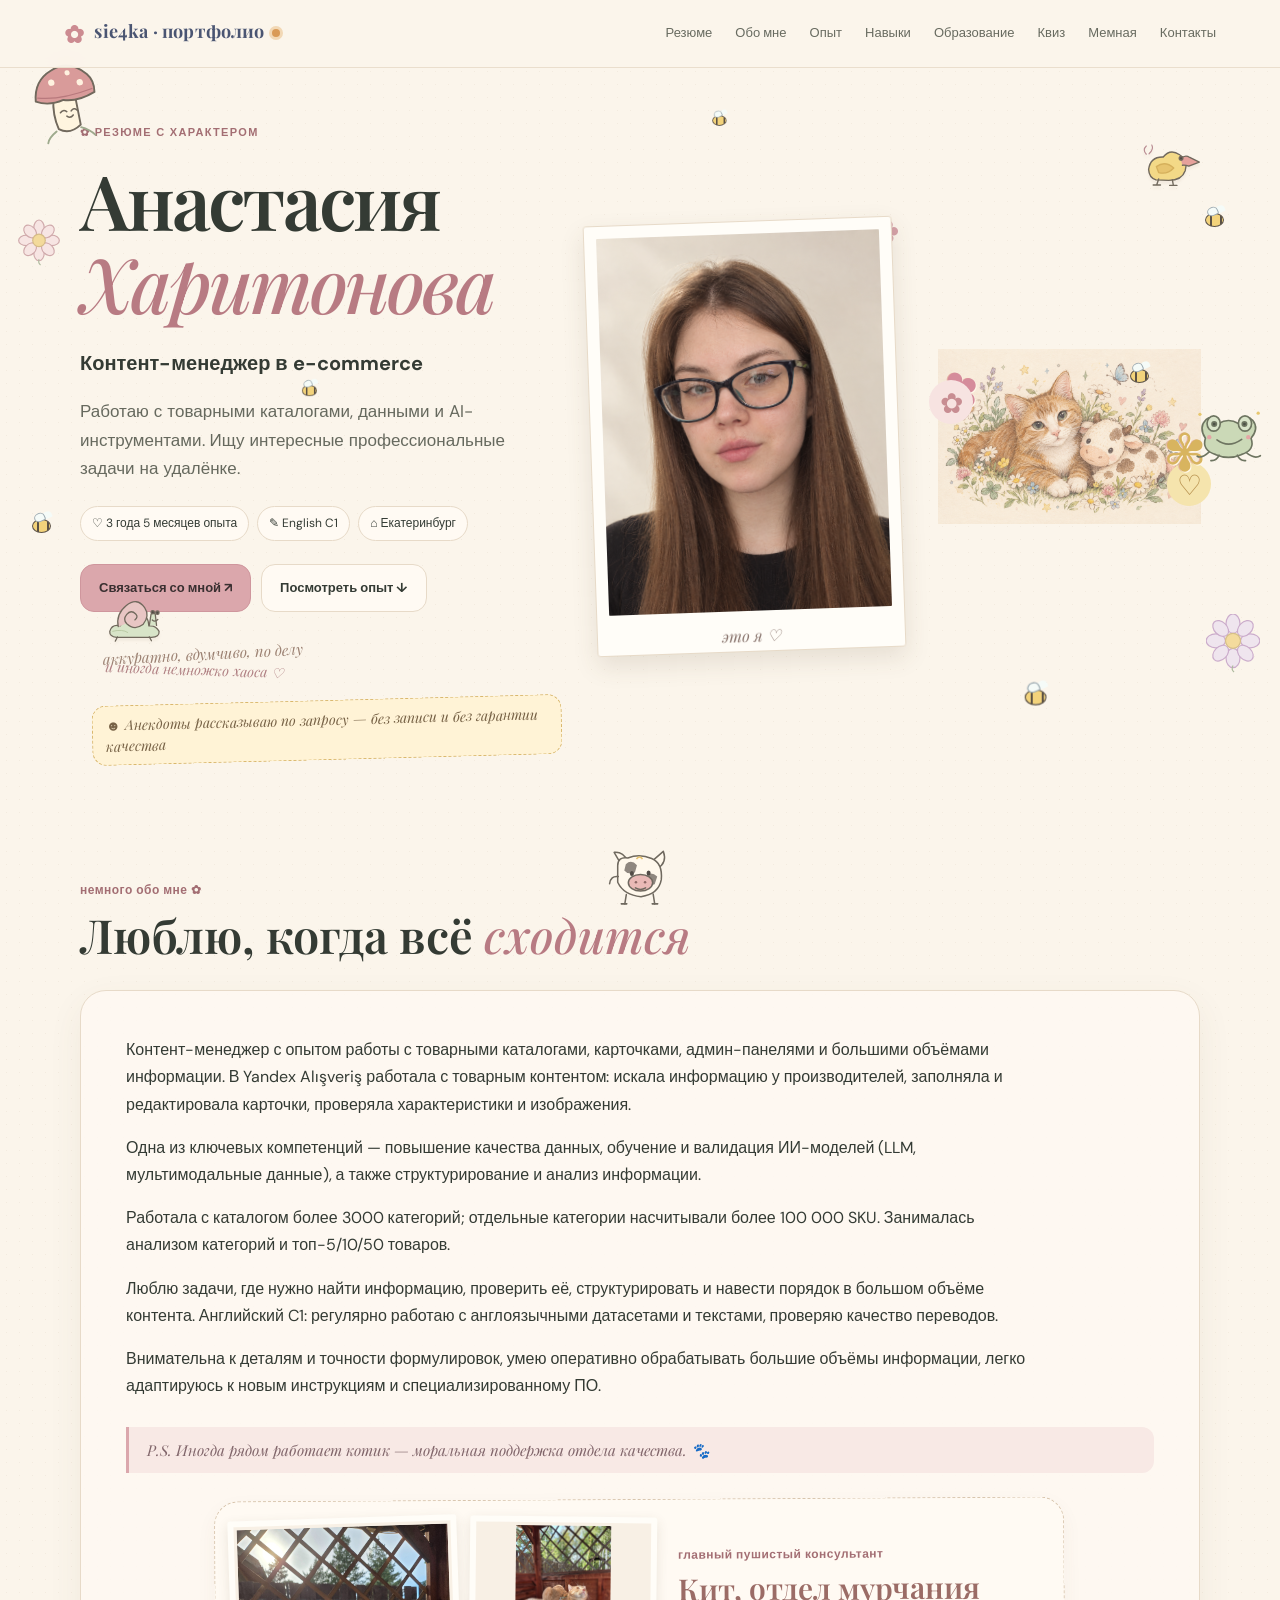
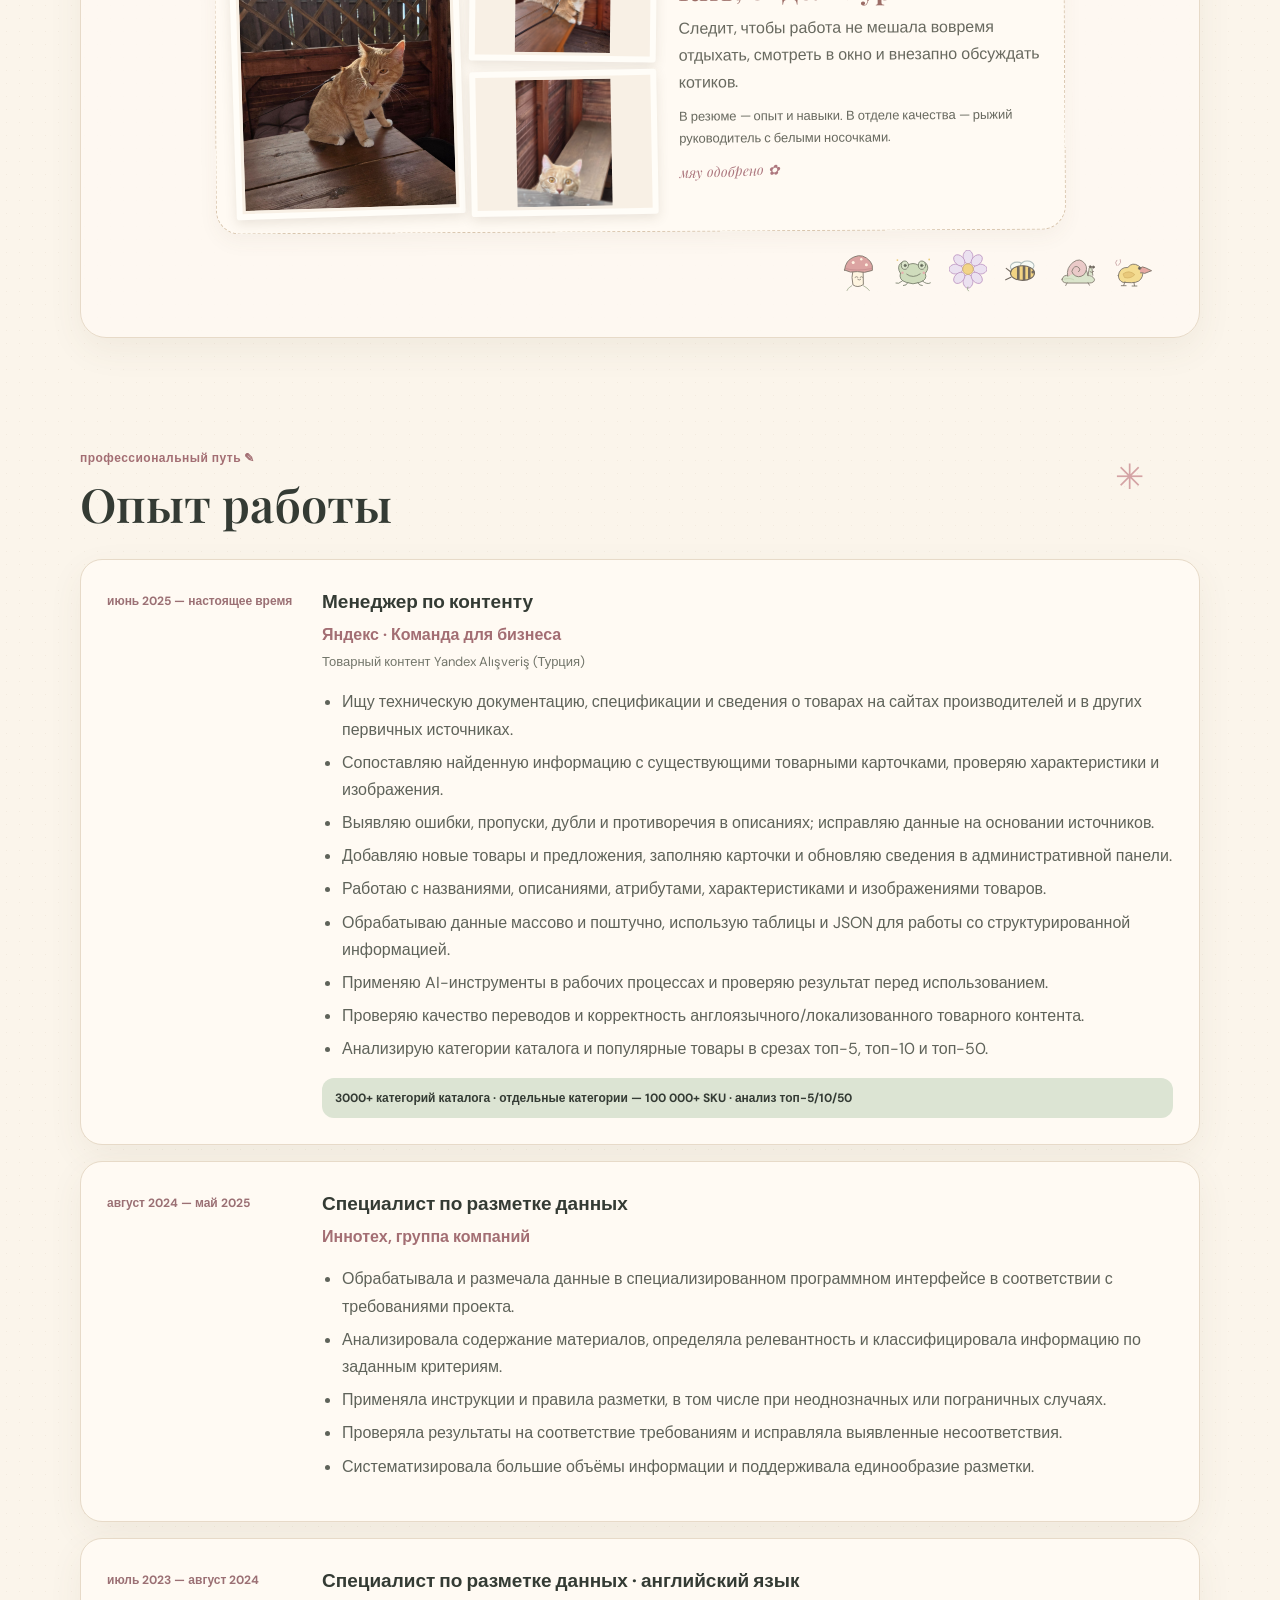
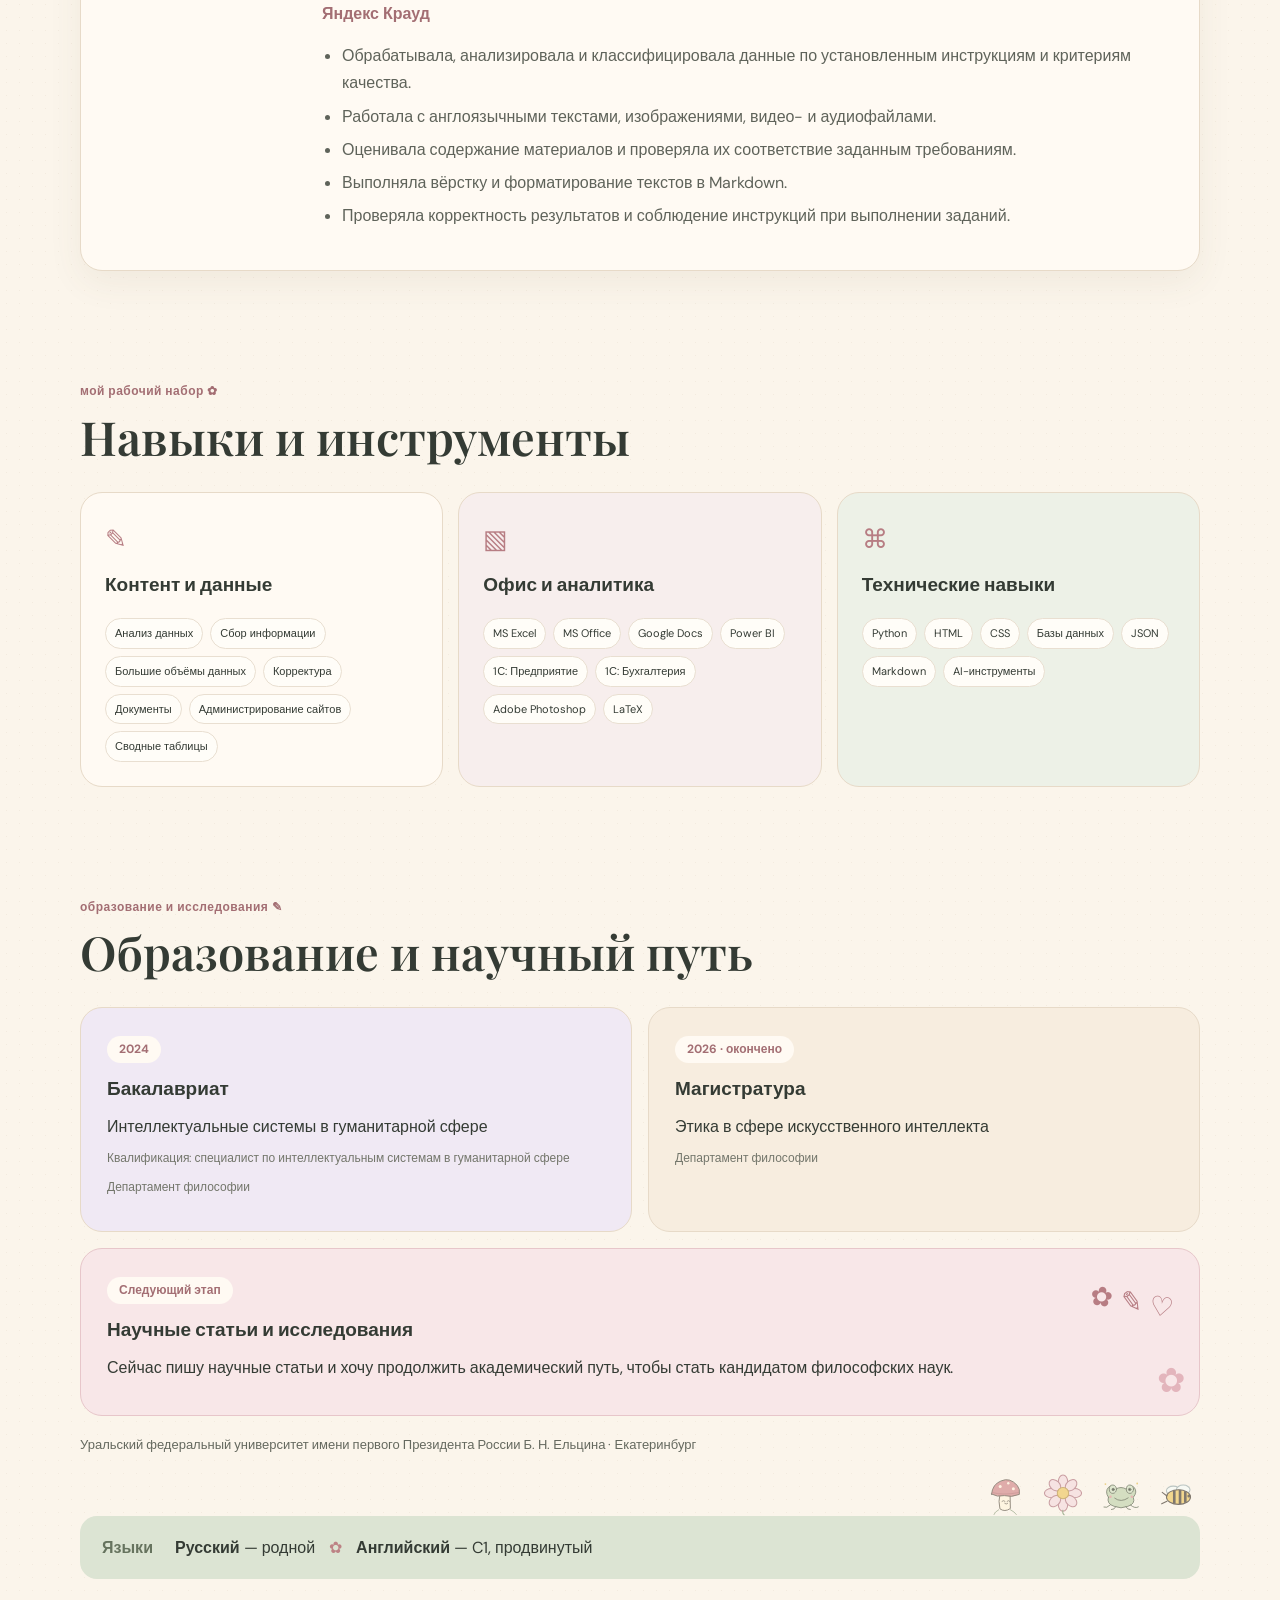
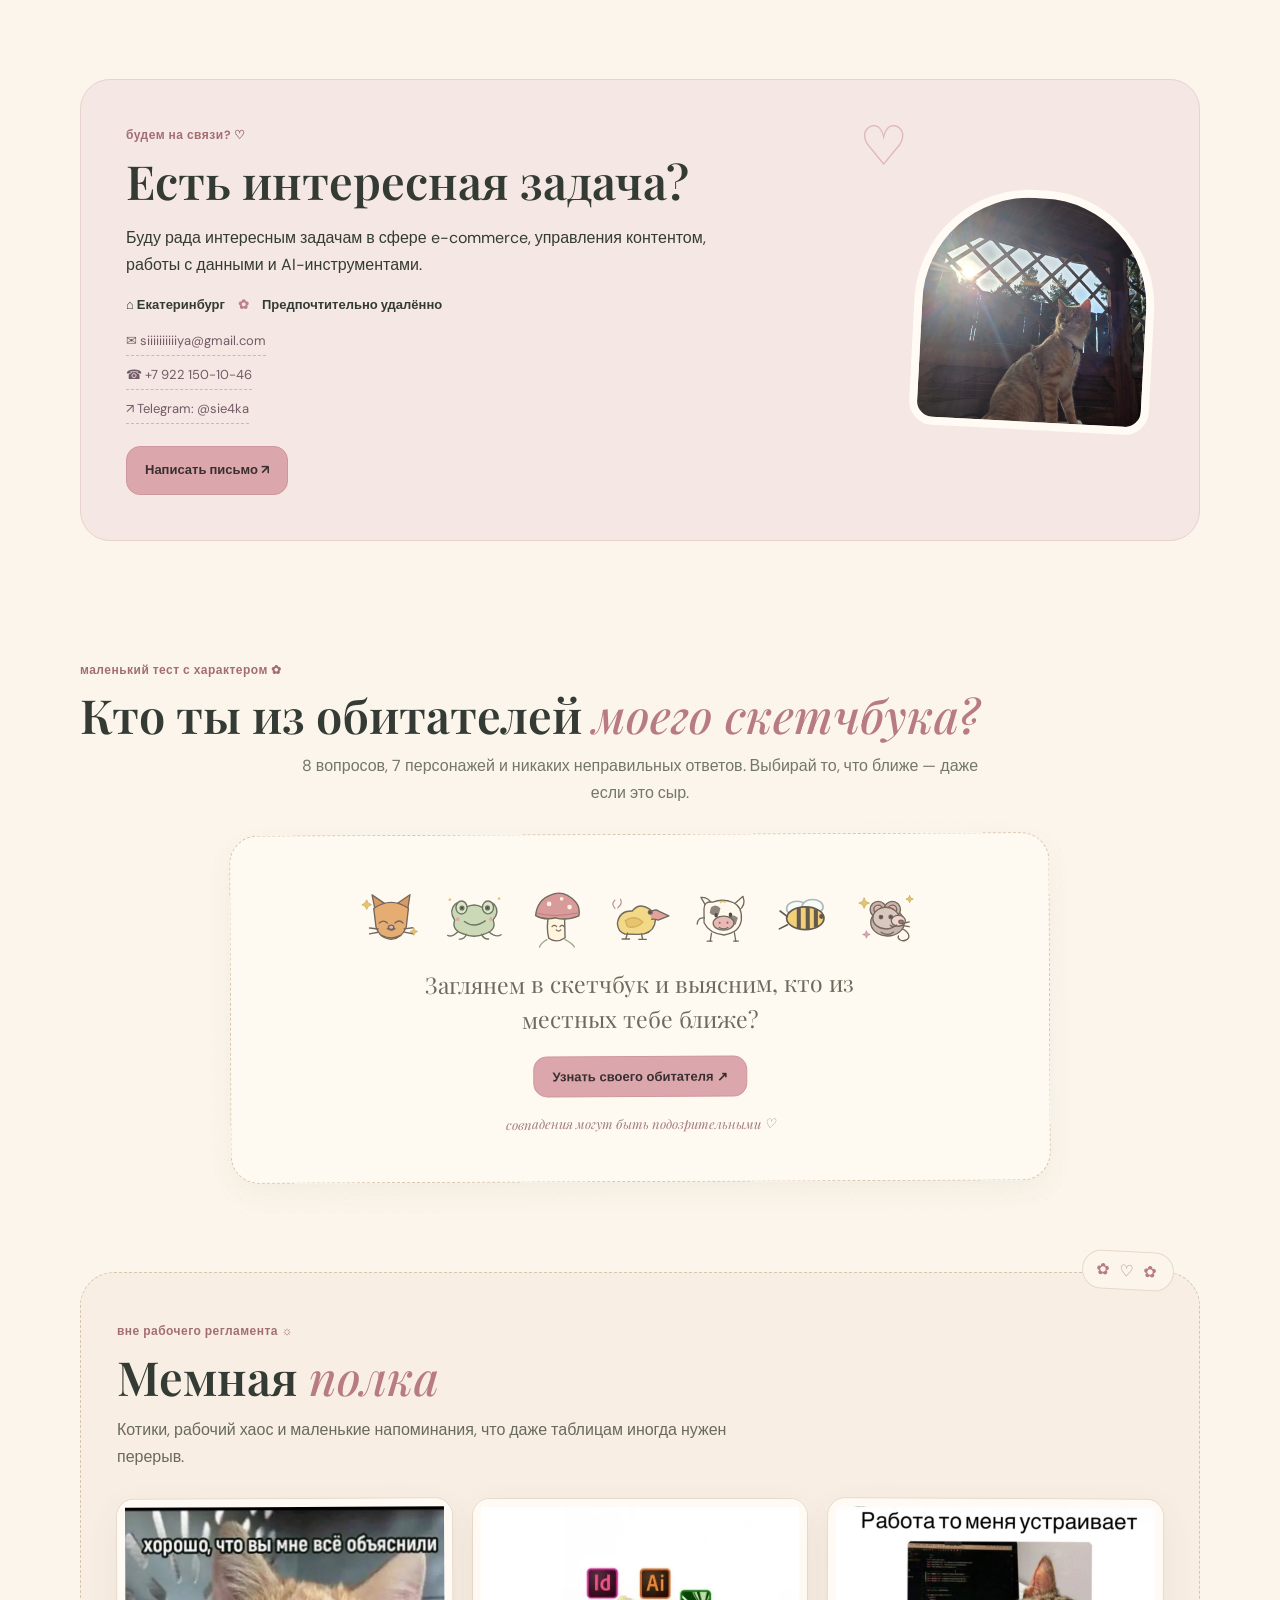
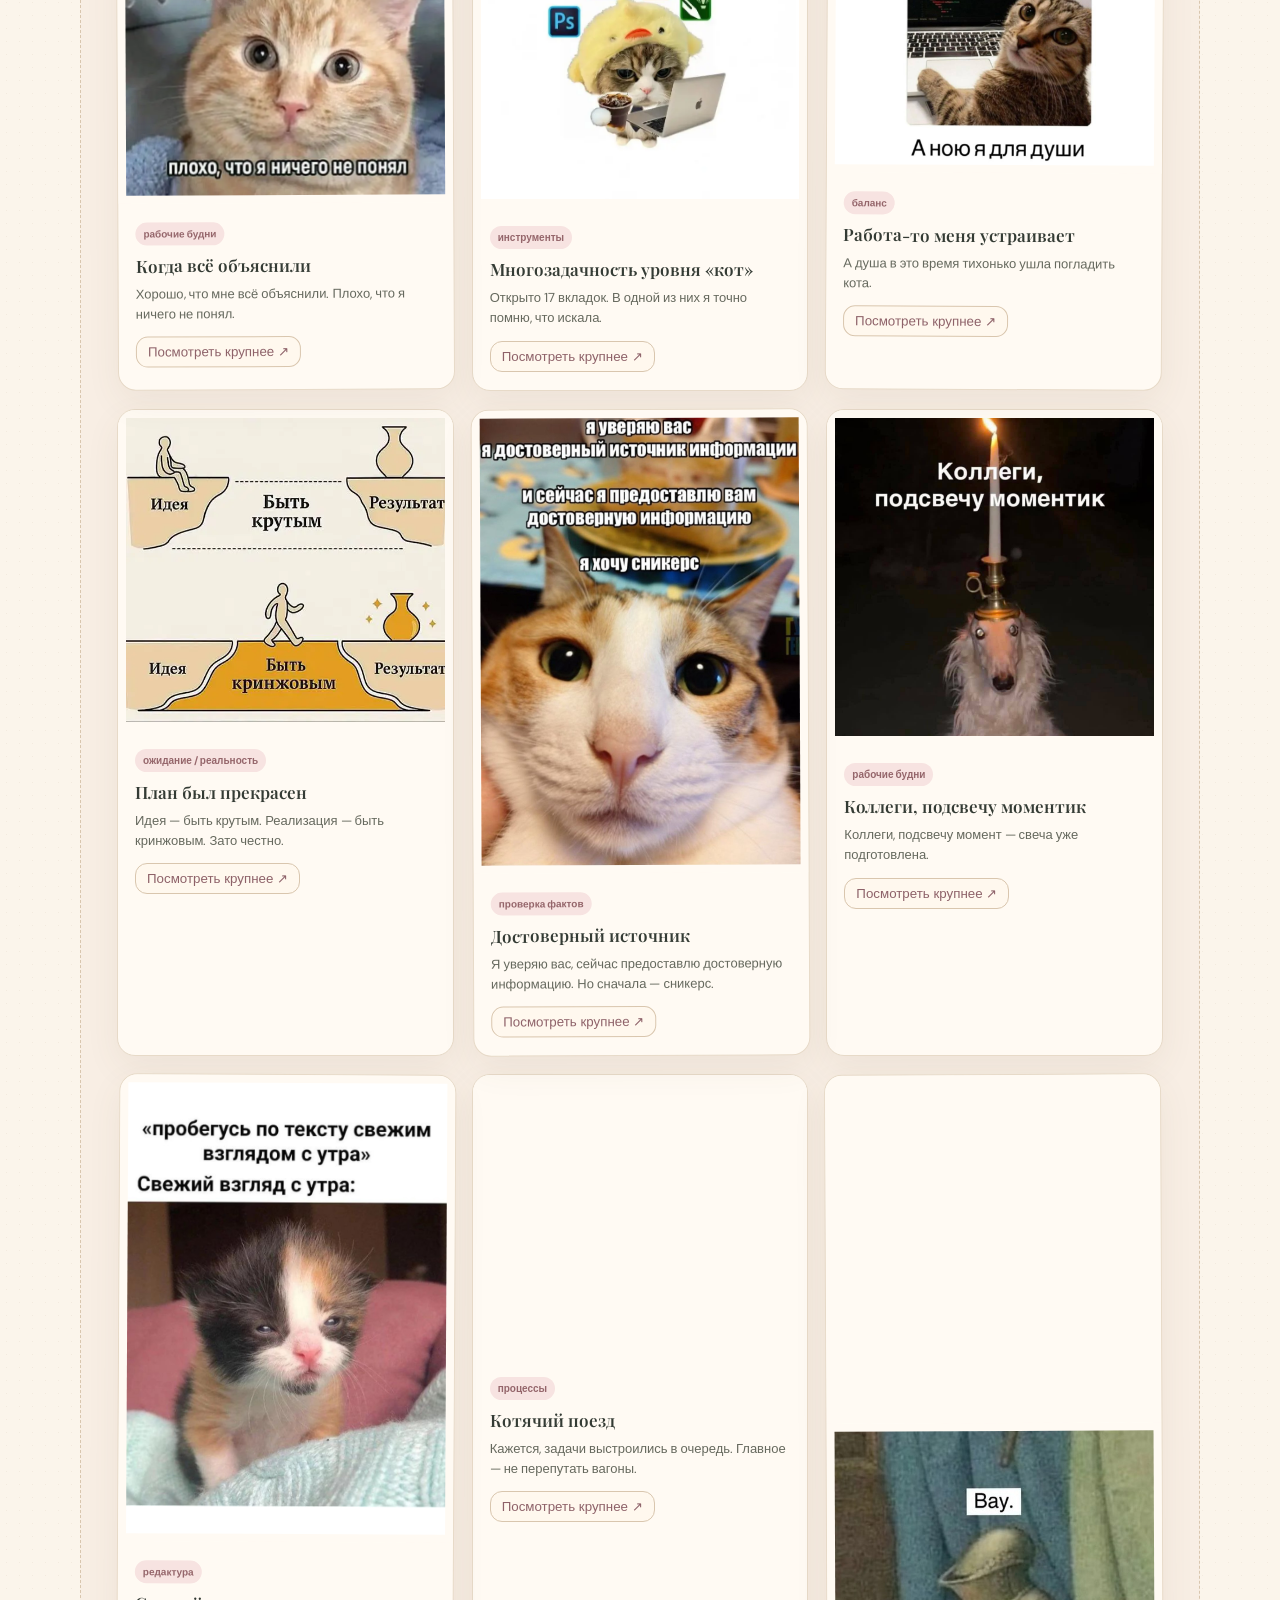
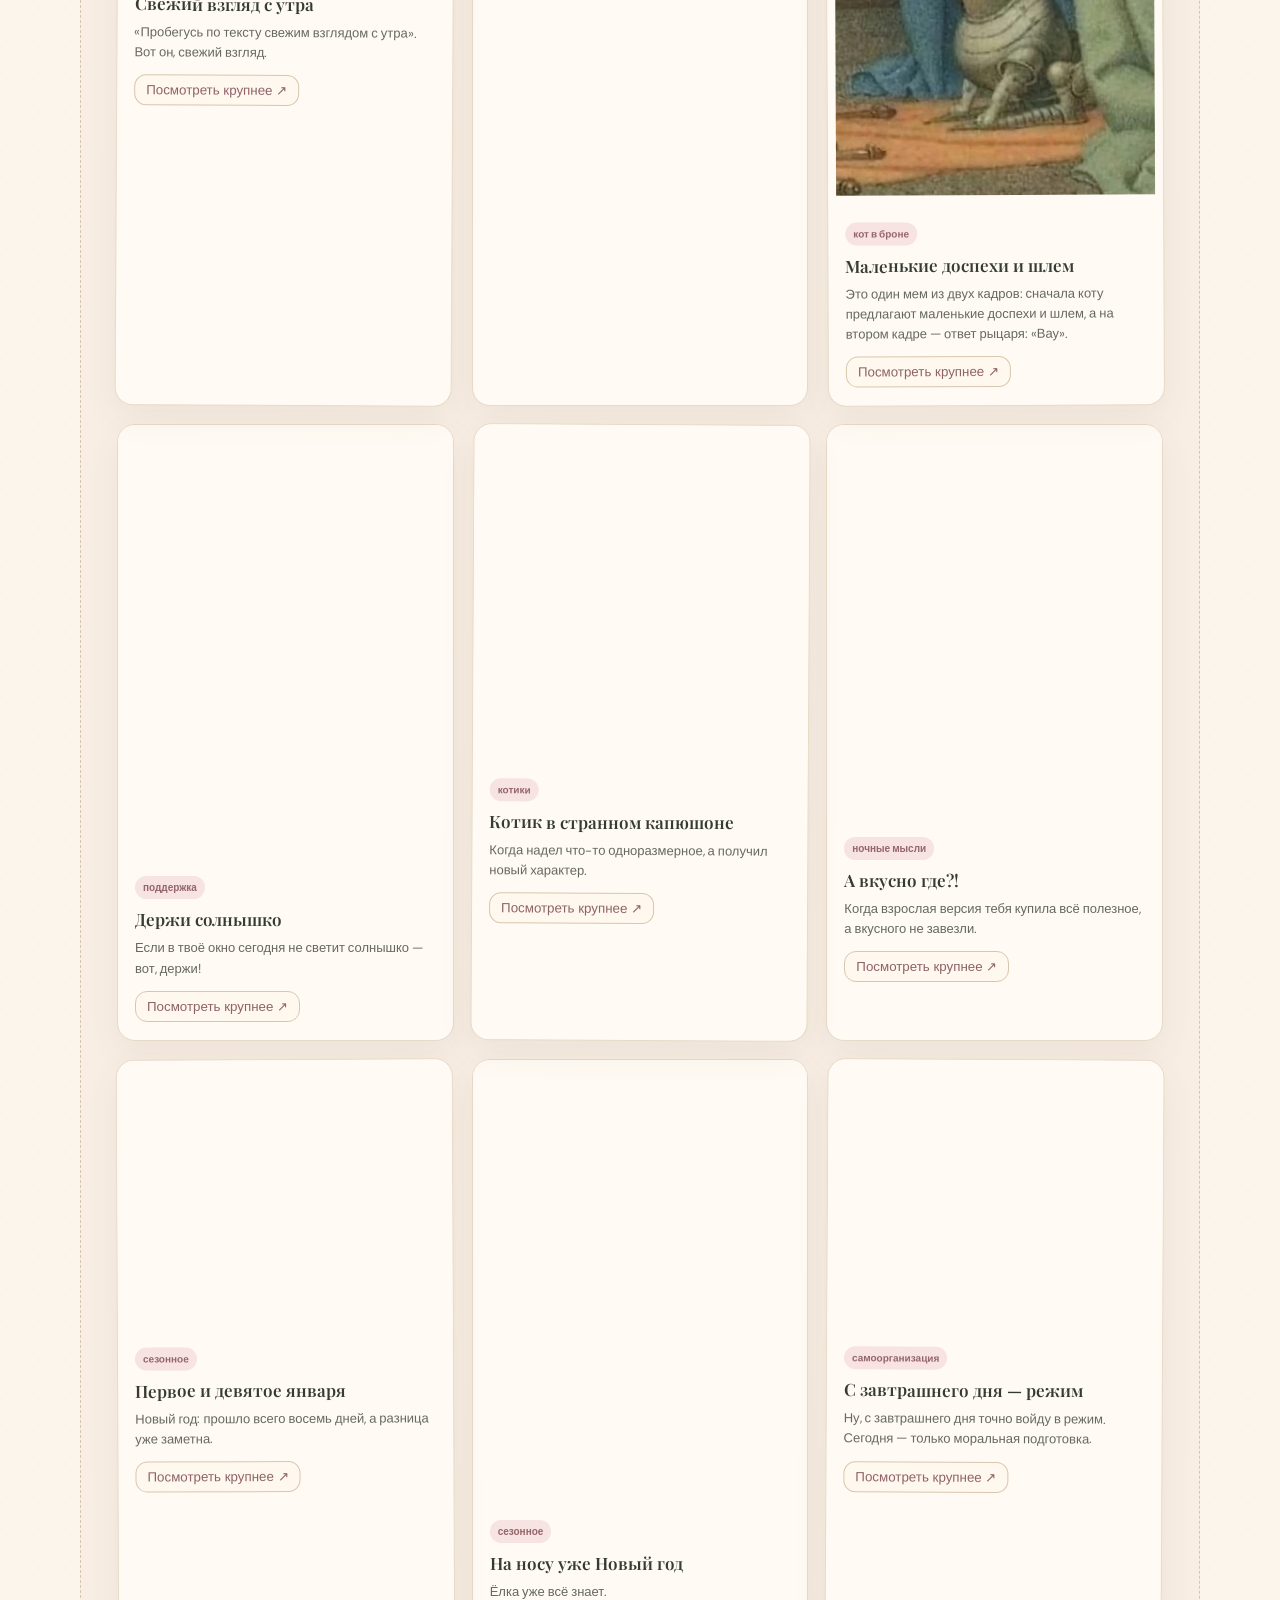
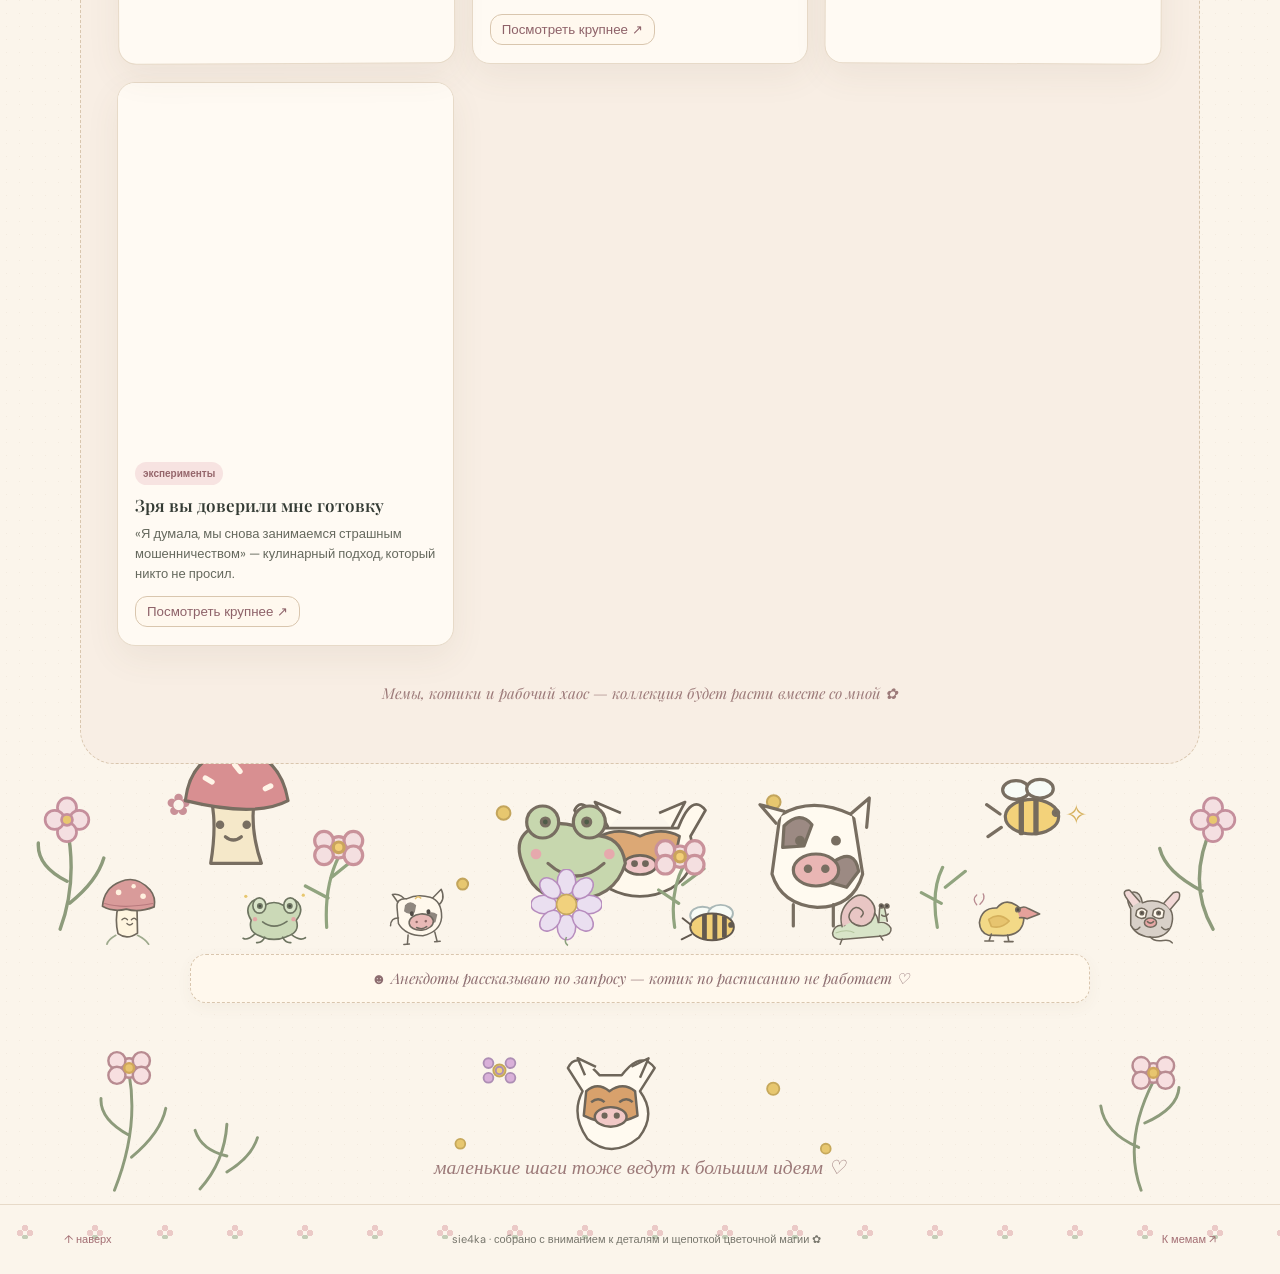
<file: index.html>
<!doctype html>
<html lang="ru"><head><meta charset="utf-8"><meta name="viewport" content="width=device-width,initial-scale=1"><meta name="description" content="sie4ka — портфолио, научные интересы, котики и немного цветочной магии."><meta name="theme-color" content="#fbf5eb"><title>sie4ka — мой маленький уголок</title><link rel="icon" href="assets/favicon.svg" type="image/svg+xml"><link rel="stylesheet" href="styles.css"><script src="script.js" defer></script></head>
<body><span class="floating-flower flower-a" aria-hidden="true">✿</span><span class="floating-flower flower-b" aria-hidden="true">✾</span><span class="drawn-bee bee-a" aria-hidden="true">⌁</span><span class="drawn-bee bee-b" aria-hidden="true">⌁</span><span class="drawn-bee bee-c" aria-hidden="true">⌁</span><span class="drawn-bee bee-d" aria-hidden="true">⌁</span><span class="drawn-bee bee-e" aria-hidden="true">⌁</span><img class="garden-doodle doodle-mushroom" src="assets/doodle-mushroom.svg" alt="" aria-hidden="true"><img class="garden-doodle doodle-frog" src="assets/doodle-frog.svg" alt="" aria-hidden="true"><img class="garden-doodle doodle-cow" src="assets/doodle-cow.svg" alt="" aria-hidden="true"><img class="garden-doodle doodle-snail" src="assets/doodle-snail.svg" alt="" aria-hidden="true"><img class="garden-doodle doodle-duck" src="assets/doodle-duck.svg" alt="" aria-hidden="true"><header class="site-header"><a class="brand" href="index.html"><span class="brand-flower">✿</span> sie4ka · портфолио</a><button class="menu-toggle" aria-expanded="false" aria-controls="main-nav">☰ <span>Меню</span></button><nav id="main-nav" class="nav"><a href="index.html">Резюме</a><a href="#about">Обо мне</a><a href="#experience">Опыт</a><a href="#skills">Навыки</a><a href="#education">Образование</a><a href="#quiz">Квиз</a><a href="#memes">Мемная</a><a href="#contacts">Контакты</a></nav></header>
<main id="top"><section class="hero section-wrap"><div class="hero-copy"><span class="eyebrow">✿ резюме с характером</span><h1>Анастасия<br><em>Харитонова</em></h1><p class="role">Контент-менеджер в e-commerce</p><p class="lead">Работаю с товарными каталогами, данными и AI-инструментами. Ищу интересные профессиональные задачи на удалёнке.</p><div class="hero-facts"><span>♡ 3 года 5 месяцев опыта</span><span>✎ English C1</span><span>⌂ Екатеринбург</span></div><div class="hero-actions"><a class="button primary" href="#contacts">Связаться со мной ↗</a><a class="button secondary" href="#experience">Посмотреть опыт ↓</a></div><span class="scribble">аккуратно, вдумчиво, по делу</span><span class="tiny-note">и иногда немножко хаоса ♡</span><span class="joke-note">☻ Анекдоты рассказываю по запросу — без записи и без гарантии качества</span></div><div class="hero-art"><div class="portrait-wrap"><div class="photo-frame"><img class="portrait" src="assets/portrait-anastasia.png" alt="Портрет Анастасии в очках"><span class="photo-label">это я ♡</span></div><span class="photo-sparkle">✿</span></div><div class="illustration-wrap"><span class="drawn-flower flower-large flower-hero-a" aria-hidden="true">✿</span><span class="drawn-bee bee-hero" aria-hidden="true">⌁</span><img class="hero-illustration" src="assets/hero-cat-cow.png" alt="Рисованная рыжая кошка и коровка среди полевых цветов"><span class="sticker sticker-one">✿</span><span class="sticker sticker-two">♡</span><span class="drawn-flower flower-large flower-hero-b" aria-hidden="true">✾</span></div></div></section>
<section class="section-wrap intro section-block" id="about"><div class="section-heading"><span class="section-kicker">немного обо мне ✿</span><h2>Люблю, когда всё <em>сходится</em></h2></div><div class="about-card"><p>Контент-менеджер с опытом работы с товарными каталогами, карточками, админ-панелями и большими объёмами информации. В Yandex Alışveriş работала с товарным контентом: искала информацию у производителей, заполняла и редактировала карточки, проверяла характеристики и изображения.</p><p>Одна из ключевых компетенций — повышение качества данных, обучение и валидация ИИ-моделей (LLM, мультимодальные данные), а также структурирование и анализ информации.</p><p>Работала с каталогом более 3000 категорий; отдельные категории насчитывали более 100 000 SKU. Занималась анализом категорий и топ-5/10/50 товаров.</p><p>Люблю задачи, где нужно найти информацию, проверить её, структурировать и навести порядок в большом объёме контента. Английский C1: регулярно работаю с англоязычными датасетами и текстами, проверяю качество переводов.</p><p>Внимательна к деталям и точности формулировок, умею оперативно обрабатывать большие объёмы информации, легко адаптируюсь к новым инструкциям и специализированному ПО.</p><div class="margin-note">P.S. Иногда рядом работает котик — моральная поддержка отдела качества. <span>🐾</span></div><div class="cat-side-note"><div class="kit-gallery"><img src="assets/kit-photo-gazebo-full.jpg" alt="Кит на деревянном столе на дачной веранде" loading="lazy"><img src="assets/kit-photo-peeking.jpg" alt="Кит выглядывает из-за деревянной скамьи" loading="lazy"><img src="assets/kit-photo-loaf.jpg" alt="Кит удобно устроился на столе и смотрит вверх" loading="lazy"></div><div><span class="section-kicker">главный пушистый консультант</span><h3>Кит, отдел мурчания</h3><p>Следит, чтобы работа не мешала вовремя отдыхать, смотреть в окно и внезапно обсуждать котиков.</p><p class="kit-aside">В резюме — опыт и навыки. В отделе качества — рыжий руководитель с белыми носочками.</p><span class="cat-signature">мяу одобрено ✿</span></div></div><div class="inline-doodles" aria-hidden="true"><img src="assets/doodle-mushroom.svg" alt=""><img src="assets/doodle-frog.svg" alt=""><img src="assets/flower-doodle-large.svg" alt=""><img src="assets/bee-doodle.svg" alt=""><img src="assets/doodle-snail.svg" alt=""><img src="assets/doodle-duck.svg" alt=""></div></div></section>
<section class="section-wrap section-block" id="experience"><div class="section-heading"><span class="section-kicker">профессиональный путь ✎</span><h2>Опыт работы</h2><span class="heading-doodle">✳</span></div><div class="timeline"><article class="job-card"><div class="job-date">июнь 2025 — настоящее время</div><div><h3>Менеджер по контенту</h3><p class="company">Яндекс · Команда для бизнеса</p><p class="job-context">Товарный контент Yandex Alışveriş (Турция)</p><ul><li>Ищу техническую документацию, спецификации и сведения о товарах на сайтах производителей и в других первичных источниках.</li><li>Сопоставляю найденную информацию с существующими товарными карточками, проверяю характеристики и изображения.</li><li>Выявляю ошибки, пропуски, дубли и противоречия в описаниях; исправляю данные на основании источников.</li><li>Добавляю новые товары и предложения, заполняю карточки и обновляю сведения в административной панели.</li><li>Работаю с названиями, описаниями, атрибутами, характеристиками и изображениями товаров.</li><li>Обрабатываю данные массово и поштучно, использую таблицы и JSON для работы со структурированной информацией.</li><li>Применяю AI-инструменты в рабочих процессах и проверяю результат перед использованием.</li><li>Проверяю качество переводов и корректность англоязычного/локализованного товарного контента.</li><li>Анализирую категории каталога и популярные товары в срезах топ-5, топ-10 и топ-50.</li></ul><div class="fact-strip">3000+ категорий каталога · отдельные категории — 100 000+ SKU · анализ топ-5/10/50</div></div></article><article class="job-card"><div class="job-date">август 2024 — май 2025</div><div><h3>Специалист по разметке данных</h3><p class="company">Иннотех, группа компаний</p><ul><li>Обрабатывала и размечала данные в специализированном программном интерфейсе в соответствии с требованиями проекта.</li><li>Анализировала содержание материалов, определяла релевантность и классифицировала информацию по заданным критериям.</li><li>Применяла инструкции и правила разметки, в том числе при неоднозначных или пограничных случаях.</li><li>Проверяла результаты на соответствие требованиям и исправляла выявленные несоответствия.</li><li>Систематизировала большие объёмы информации и поддерживала единообразие разметки.</li></ul></div></article><article class="job-card"><div class="job-date">июль 2023 — август 2024</div><div><h3>Специалист по разметке данных · английский язык</h3><p class="company">Яндекс Крауд</p><ul><li>Обрабатывала, анализировала и классифицировала данные по установленным инструкциям и критериям качества.</li><li>Работала с англоязычными текстами, изображениями, видео- и аудиофайлами.</li><li>Оценивала содержание материалов и проверяла их соответствие заданным требованиям.</li><li>Выполняла вёрстку и форматирование текстов в Markdown.</li><li>Проверяла корректность результатов и соблюдение инструкций при выполнении заданий.</li></ul></div></article></div></section>
<section class="section-wrap section-block" id="skills"><div class="section-heading"><span class="section-kicker">мой рабочий набор ✿</span><h2>Навыки и инструменты</h2></div><div class="skill-grid"><article class="paper-card"><span class="card-icon">✎</span><h3>Контент и данные</h3><div class="chips"><span>Анализ данных</span><span>Сбор информации</span><span>Большие объёмы данных</span><span>Корректура</span><span>Документы</span><span>Администрирование сайтов</span><span>Сводные таблицы</span></div></article><article class="paper-card"><span class="card-icon">▧</span><h3>Офис и аналитика</h3><div class="chips"><span>MS Excel</span><span>MS Office</span><span>Google Docs</span><span>Power BI</span><span>1С: Предприятие</span><span>1С: Бухгалтерия</span><span>Adobe Photoshop</span><span>LaTeX</span></div></article><article class="paper-card"><span class="card-icon">⌘</span><h3>Технические навыки</h3><div class="chips"><span>Python</span><span>HTML</span><span>CSS</span><span>Базы данных</span><span>JSON</span><span>Markdown</span><span>AI-инструменты</span></div></article></div></section>
<section class="section-wrap section-block" id="education"><div class="section-heading"><span class="section-kicker">образование и исследования ✎</span><h2>Образование и научный путь</h2></div><div class="education-grid"><article class="education-card"><span class="edu-year">2024</span><h3>Бакалавриат</h3><p>Интеллектуальные системы в гуманитарной сфере</p><p class="muted">Квалификация: специалист по интеллектуальным системам в гуманитарной сфере</p><p class="muted">Департамент философии</p></article><article class="education-card"><span class="edu-year">2026 · окончено</span><h3>Магистратура</h3><p>Этика в сфере искусственного интеллекта</p><p class="muted">Департамент философии</p></article><article class="education-card research-card"><span class="edu-year">Следующий этап</span><h3>Научные статьи и исследования</h3><p>Сейчас пишу научные статьи и хочу продолжить академический путь, чтобы стать кандидатом философских наук.</p><span class="research-doodle" aria-hidden="true">✿ ✎ ♡</span></article></div><p class="university">Уральский федеральный университет имени первого Президента России Б. Н. Ельцина · Екатеринбург</p><div class="education-doodles" aria-hidden="true"><img src="assets/doodle-mushroom.svg" alt=""><img src="assets/flower-doodle.svg" alt=""><img src="assets/doodle-frog.svg" alt=""><img src="assets/bee-doodle.svg" alt=""></div><div class="language-card"><span>Языки</span><p><strong>Русский</strong> — родной <i>✿</i> <strong>Английский</strong> — C1, продвинутый</p></div></section>
<section class="section-wrap contact-section section-block" id="contacts"><div class="contact-doodle">♡</div><div><span class="section-kicker">будем на связи? ♡</span><h2>Есть интересная задача?</h2><p>Буду рада интересным задачам в сфере e-commerce, управления контентом, работы с данными и AI-инструментами.</p><p class="contact-meta">⌂ Екатеринбург <span>✿</span> Предпочтительно удалённо</p><div class="contact-links"><a href="mailto:siiiiiiiiiya@gmail.com">✉ siiiiiiiiiiya@gmail.com</a><a href="tel:+79221510046">☎ +7 922 150-10-46</a><a href="https://t.me/sie4ka" target="_blank" rel="noopener noreferrer">↗ Telegram: @sie4ka</a></div><div class="contact-actions"><a class="button primary" href="mailto:siiiiiiiiiya@gmail.com" data-contact-email>Написать письмо ↗</a></div></div><img class="contact-cat" src="assets/ginger-cat-photo.jpg" alt="Рыжий кот сидит на столе на дачной веранде"></section>
<section class="section-wrap section-block quiz-section" id="quiz"><div class="section-heading"><span class="section-kicker">маленький тест с характером ✿</span><h2>Кто ты из обитателей <em>моего скетчбука?</em></h2><p class="quiz-intro">8 вопросов, 7 персонажей и никаких неправильных ответов. Выбирай то, что ближе — даже если это сыр.</p></div><div class="quiz-paper" id="quiz-app"><div class="quiz-start" id="quiz-start"><div class="quiz-start-art" aria-hidden="true"><img src="assets/doodle-cat.svg" alt=""><img src="assets/doodle-frog.svg" alt=""><img src="assets/doodle-mushroom.svg" alt=""><img src="assets/doodle-duck.svg" alt=""><img src="assets/doodle-cow.svg" alt=""><img src="assets/bee-doodle.svg" alt=""><img src="assets/doodle-rat.svg" alt=""></div><p>Заглянем в скетчбук и выясним, кто из местных тебе ближе?</p><button class="button primary quiz-begin" type="button" id="quiz-begin">Узнать своего обитателя ↗</button><span class="quiz-small-note">совпадения могут быть подозрительными ♡</span></div><div class="quiz-play" id="quiz-play" hidden><div class="quiz-progress-row"><span id="quiz-counter">Вопрос 1 из 8</span><span id="quiz-percent">12%</span></div><div class="quiz-progress" role="progressbar" aria-label="Прогресс квиза" aria-valuemin="0" aria-valuemax="8" aria-valuenow="1" id="quiz-progress"><span id="quiz-progress-fill"></span></div><h3 id="quiz-question"></h3><div class="quiz-options" id="quiz-options"></div><div class="quiz-controls"><button type="button" class="button secondary" id="quiz-back" disabled>← Назад</button><button type="button" class="button primary" id="quiz-next" disabled>Дальше ↗</button></div></div><div class="quiz-result" id="quiz-result" hidden aria-live="polite"><span class="quiz-result-kicker">ТВОЙ РЕЗУЛЬТАТ ✿</span><div class="quiz-result-art" id="quiz-result-art"></div><h3 id="quiz-result-title"></h3><p class="quiz-result-tagline" id="quiz-result-tagline"></p><p class="quiz-result-description" id="quiz-result-description"></p><div class="quiz-traits" id="quiz-result-traits"></div><p class="quiz-result-footer">Это всего лишь скетчбук. Но совпадения подозрительные ♡</p><div class="quiz-result-actions"><button type="button" class="button primary" id="quiz-restart">Пройти ещё раз ↻</button><button type="button" class="button secondary" id="quiz-share">Поделиться результатом ↗</button></div><p class="quiz-share-note" id="quiz-share-note" aria-live="polite"></p></div></div></section>
<section class="section-wrap section-block memes-section" id="memes"><div class="section-heading"><span class="section-kicker">вне рабочего регламента ☼</span><h2>Мемная <em>полка</em></h2><p class="memes-intro">Котики, рабочий хаос и маленькие напоминания, что даже таблицам иногда нужен перерыв.</p></div><div class="meme-grid" id="meme-grid" aria-live="polite"></div><p class="meme-footnote">Мемы, котики и рабочий хаос — коллекция будет расти вместе со мной ✿</p></section>
</main><div class="footer-garden" aria-hidden="true"><div class="footer-creatures"><img src="assets/doodle-mushroom.svg" alt=""><img src="assets/doodle-frog.svg" alt=""><img src="assets/doodle-cow.svg" alt=""><img src="assets/flower-doodle-large.svg" alt=""><img src="assets/bee-doodle.svg" alt=""><img src="assets/doodle-snail.svg" alt=""><img src="assets/doodle-duck.svg" alt=""><img src="assets/doodle-possum.svg" alt=""></div><img class="footer-friends" src="assets/garden-friends.svg" alt="Рисованные грибочки, лягушка, коровка, цветы и пчёлка"><img src="assets/footer-garden.svg" alt=""></div><div class="footer-note-band">☻ Анекдоты рассказываю по запросу — котик по расписанию не работает ♡</div><div class="bottom-doodle" aria-hidden="true">
<svg viewBox="0 0 900 150" role="img">
<g fill="none" stroke="#8d9b7b" stroke-width="2.4" stroke-linecap="round" stroke-linejoin="round">
<path d="M20 145 Q40 95 32 50 M32 100 Q8 87 9 70 M34 118 Q58 98 62 78 M860 145 Q845 105 870 56 M858 110 Q830 98 827 76 M863 90 Q890 78 891 61"/>
<path d="M90 144 Q110 122 112 91 M112 117 Q91 112 86 96 M112 130 Q132 118 137 102"/>
</g>
<g stroke="#b88b91" stroke-width="2" fill="#f7dfe0">
<circle cx="32" cy="45" r="8"/><circle cx="22" cy="39" r="7"/><circle cx="42" cy="39" r="7"/><circle cx="22" cy="51" r="7"/><circle cx="42" cy="51" r="7"/><circle cx="32" cy="45" r="4" fill="#e8c56f" stroke="#d0a75b"/>
<circle cx="870" cy="49" r="8"/><circle cx="860" cy="43" r="7"/><circle cx="880" cy="43" r="7"/><circle cx="860" cy="55" r="7"/><circle cx="880" cy="55" r="7"/><circle cx="870" cy="49" r="4" fill="#e8c56f" stroke="#d0a75b"/>
</g>
<g transform="translate(385 25)" stroke="#6e665a" stroke-width="2" stroke-linejoin="round">
<path d="M32 26 Q13 5 6 20 L18 39 Q8 58 22 78 Q42 95 64 77 Q79 58 65 39 L77 20 Q66 5 50 26Z" fill="#fffaf0"/>
<path d="M21 39 Q30 31 40 39 Q51 31 61 39 L63 59 Q41 70 19 59Z" fill="#d8a16c"/>
<path d="M25 48 Q31 43 36 48 M48 48 Q54 43 59 48" fill="none"/>
<ellipse cx="41" cy="60" rx="13" ry="8" fill="#f1c8c6"/><circle cx="36" cy="59" r="1.5" fill="#6e665a"/><circle cx="46" cy="59" r="1.5" fill="#6e665a"/>
<path d="M20 26 L14 12 L29 19 M58 19 L72 12 L65 28" fill="#fffaf0"/>
</g>
<g fill="#e7c76f" stroke="#c6a85b" stroke-width="1.5"><circle cx="335" cy="47" r="5"/><circle cx="559" cy="62" r="5"/><circle cx="303" cy="107" r="4"/><circle cx="602" cy="111" r="4"/></g>
<g fill="#d9b0d9" stroke="#ad8eb4" stroke-width="1.5"><circle cx="326" cy="41" r="4"/><circle cx="344" cy="41" r="4"/><circle cx="326" cy="53" r="4"/><circle cx="344" cy="53" r="4"/><circle cx="335" cy="47" r="3" fill="#f2d17a"/></g>
<text x="450" y="132" font-family="Georgia,serif" font-size="16" font-style="italic" text-anchor="middle" fill="#9c7a79">маленькие шаги тоже ведут к большим идеям ♡</text>
</svg></div><footer class="site-footer"><a href="#top">↑ наверх</a><span>sie4ka · собрано с вниманием к деталям и щепоткой цветочной магии ✿</span><a href="#memes">К мемам ↗</a></footer></body></html>
</file>
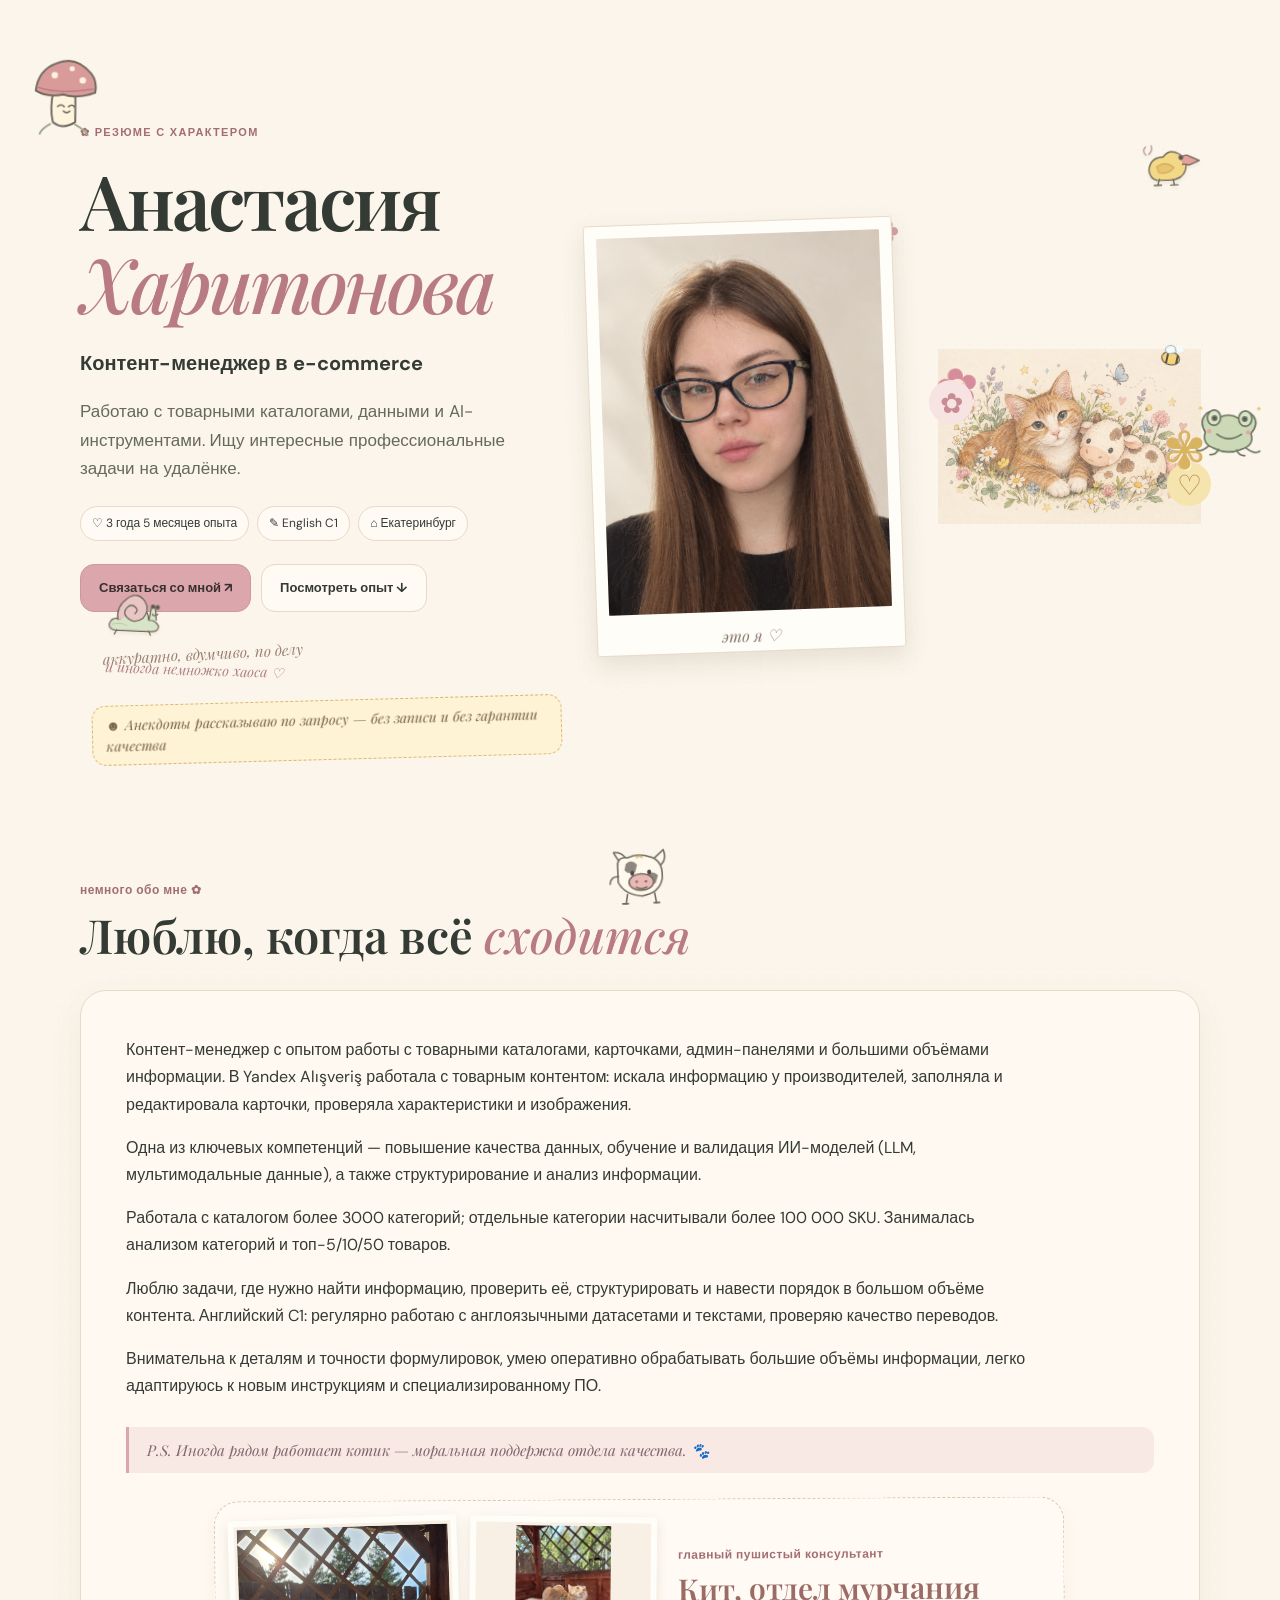
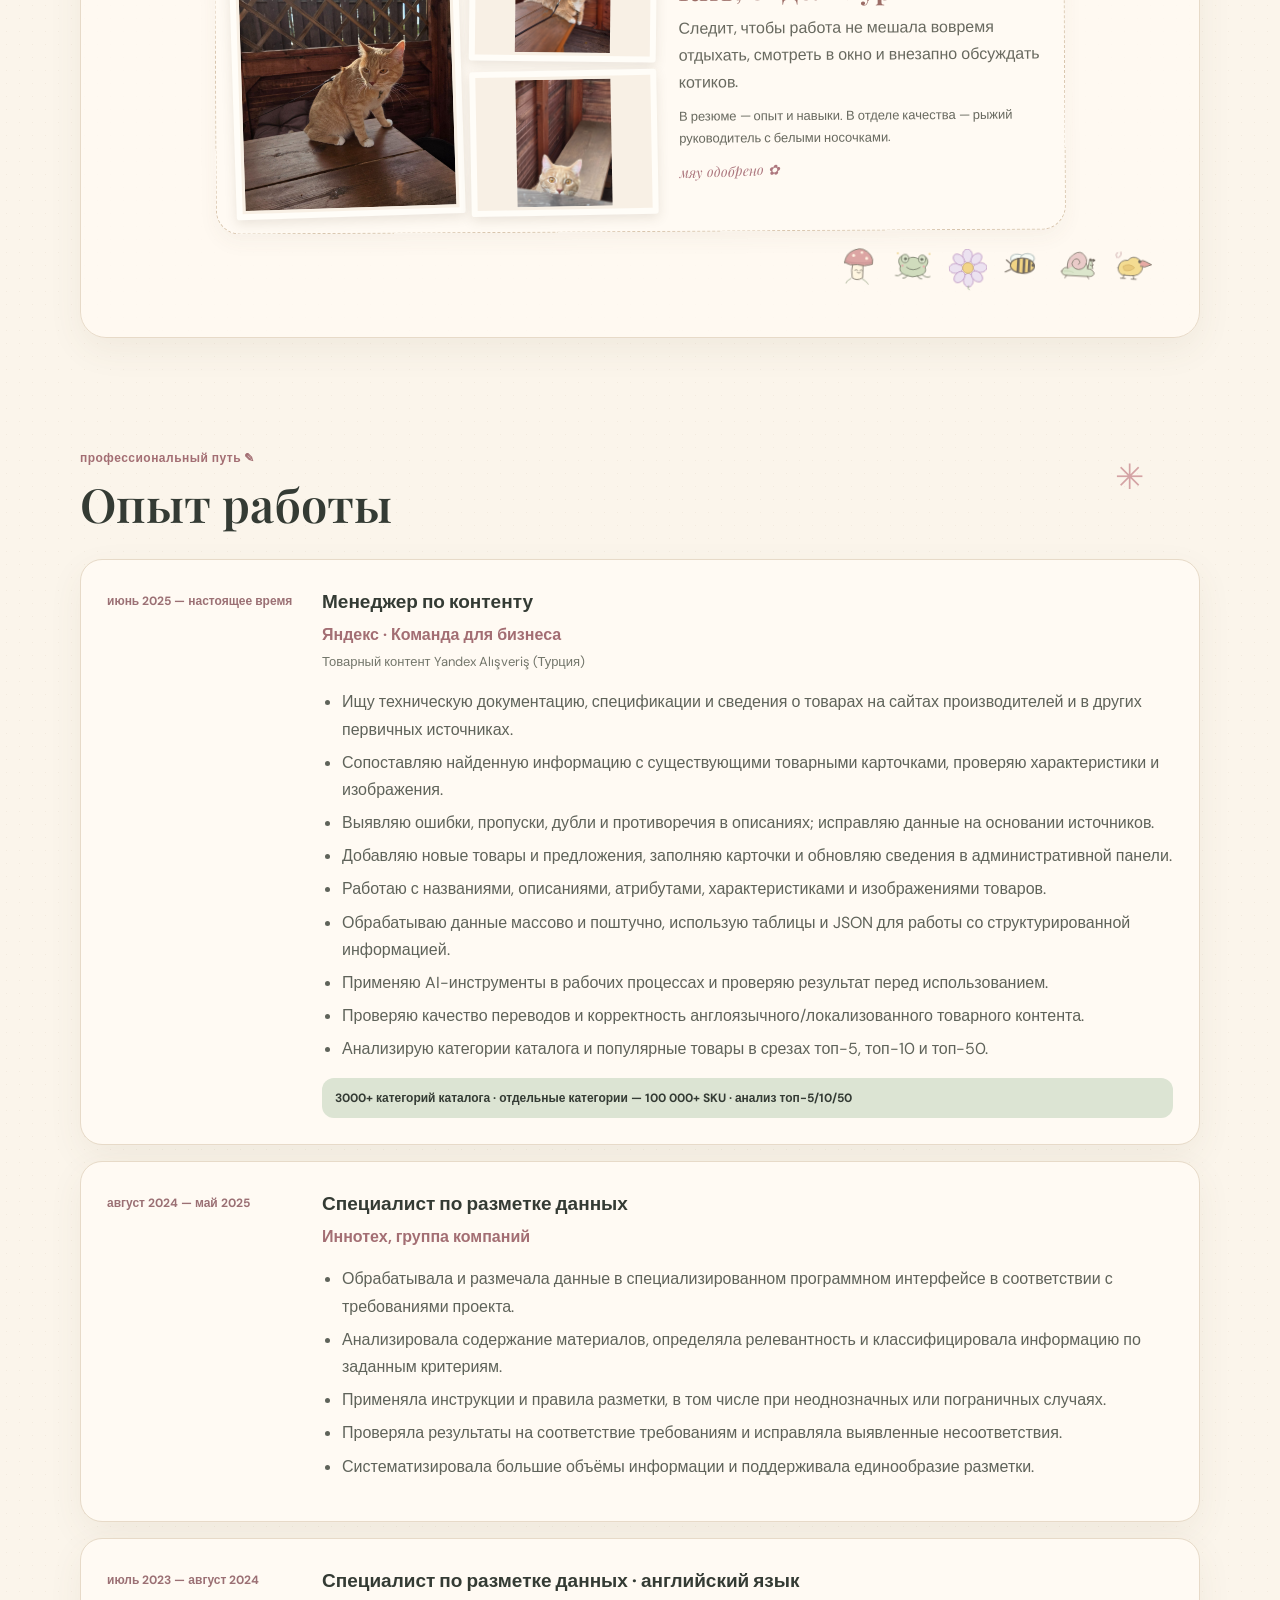
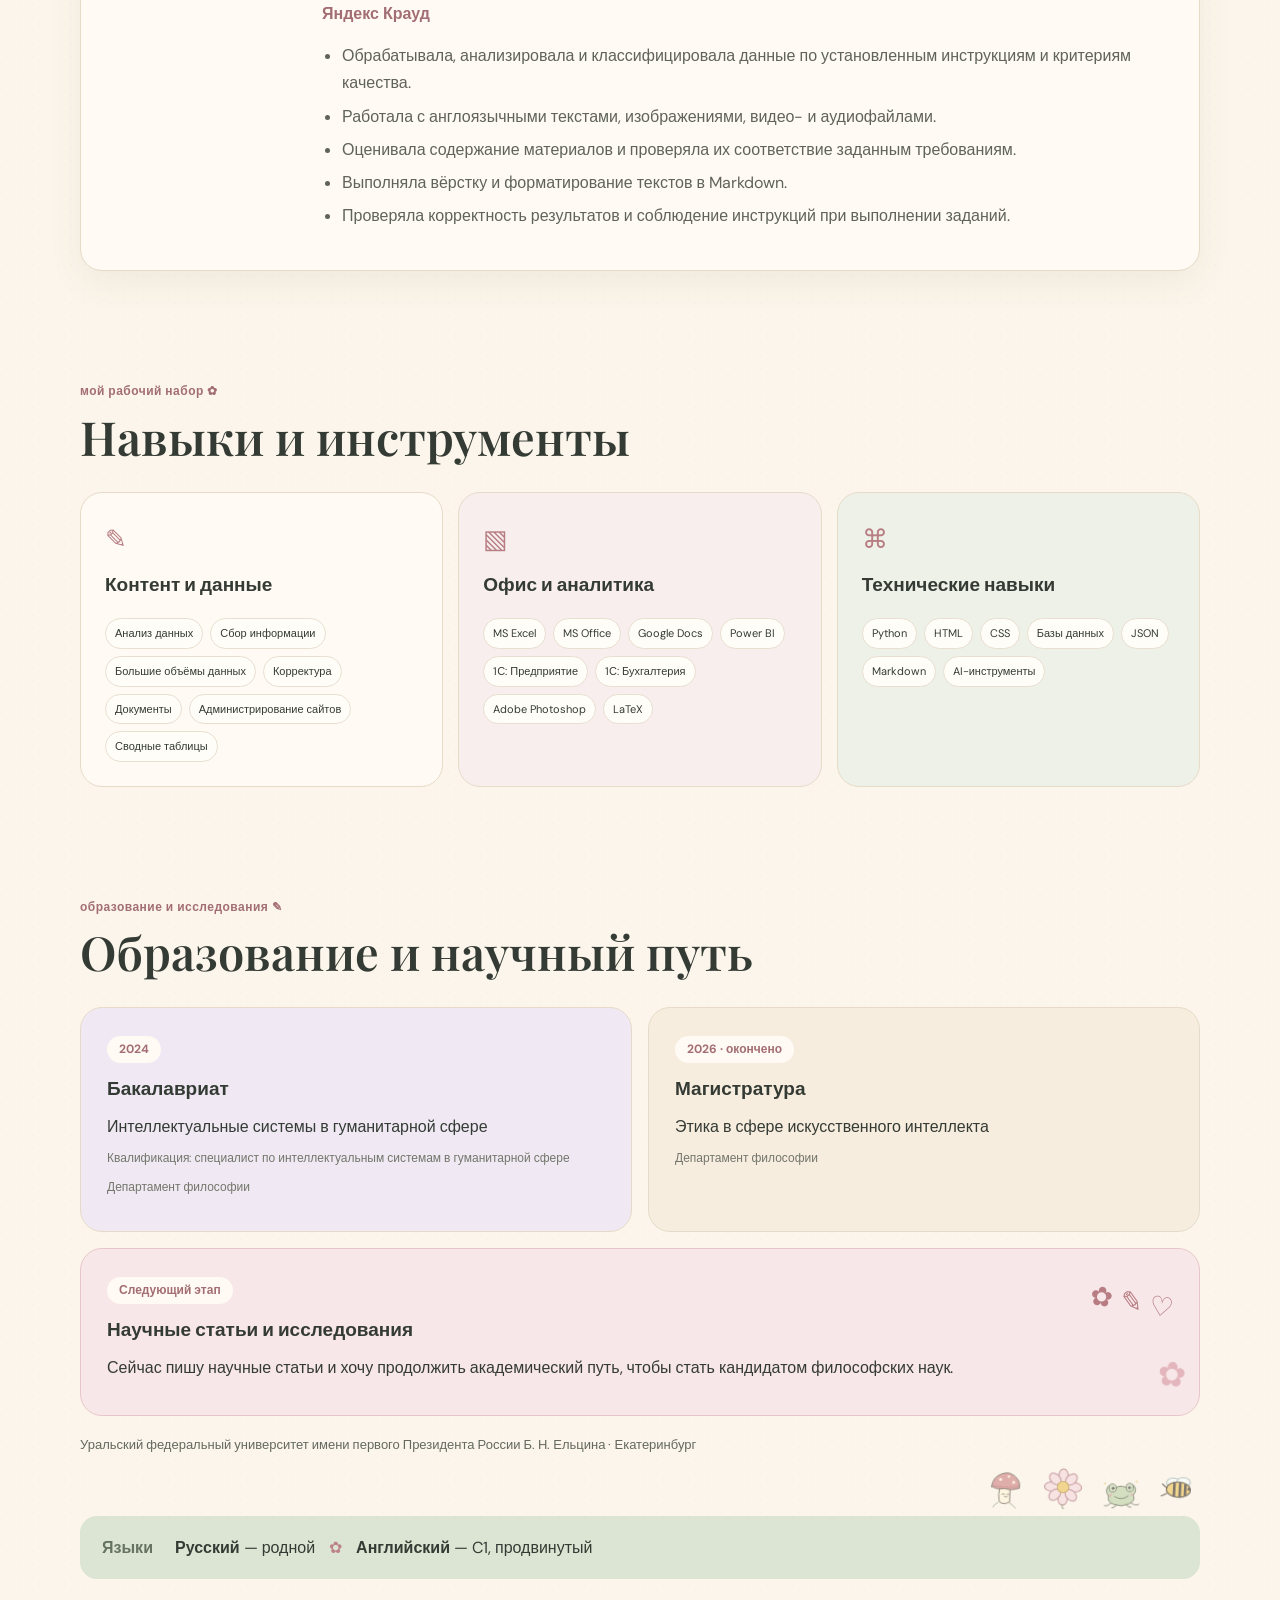
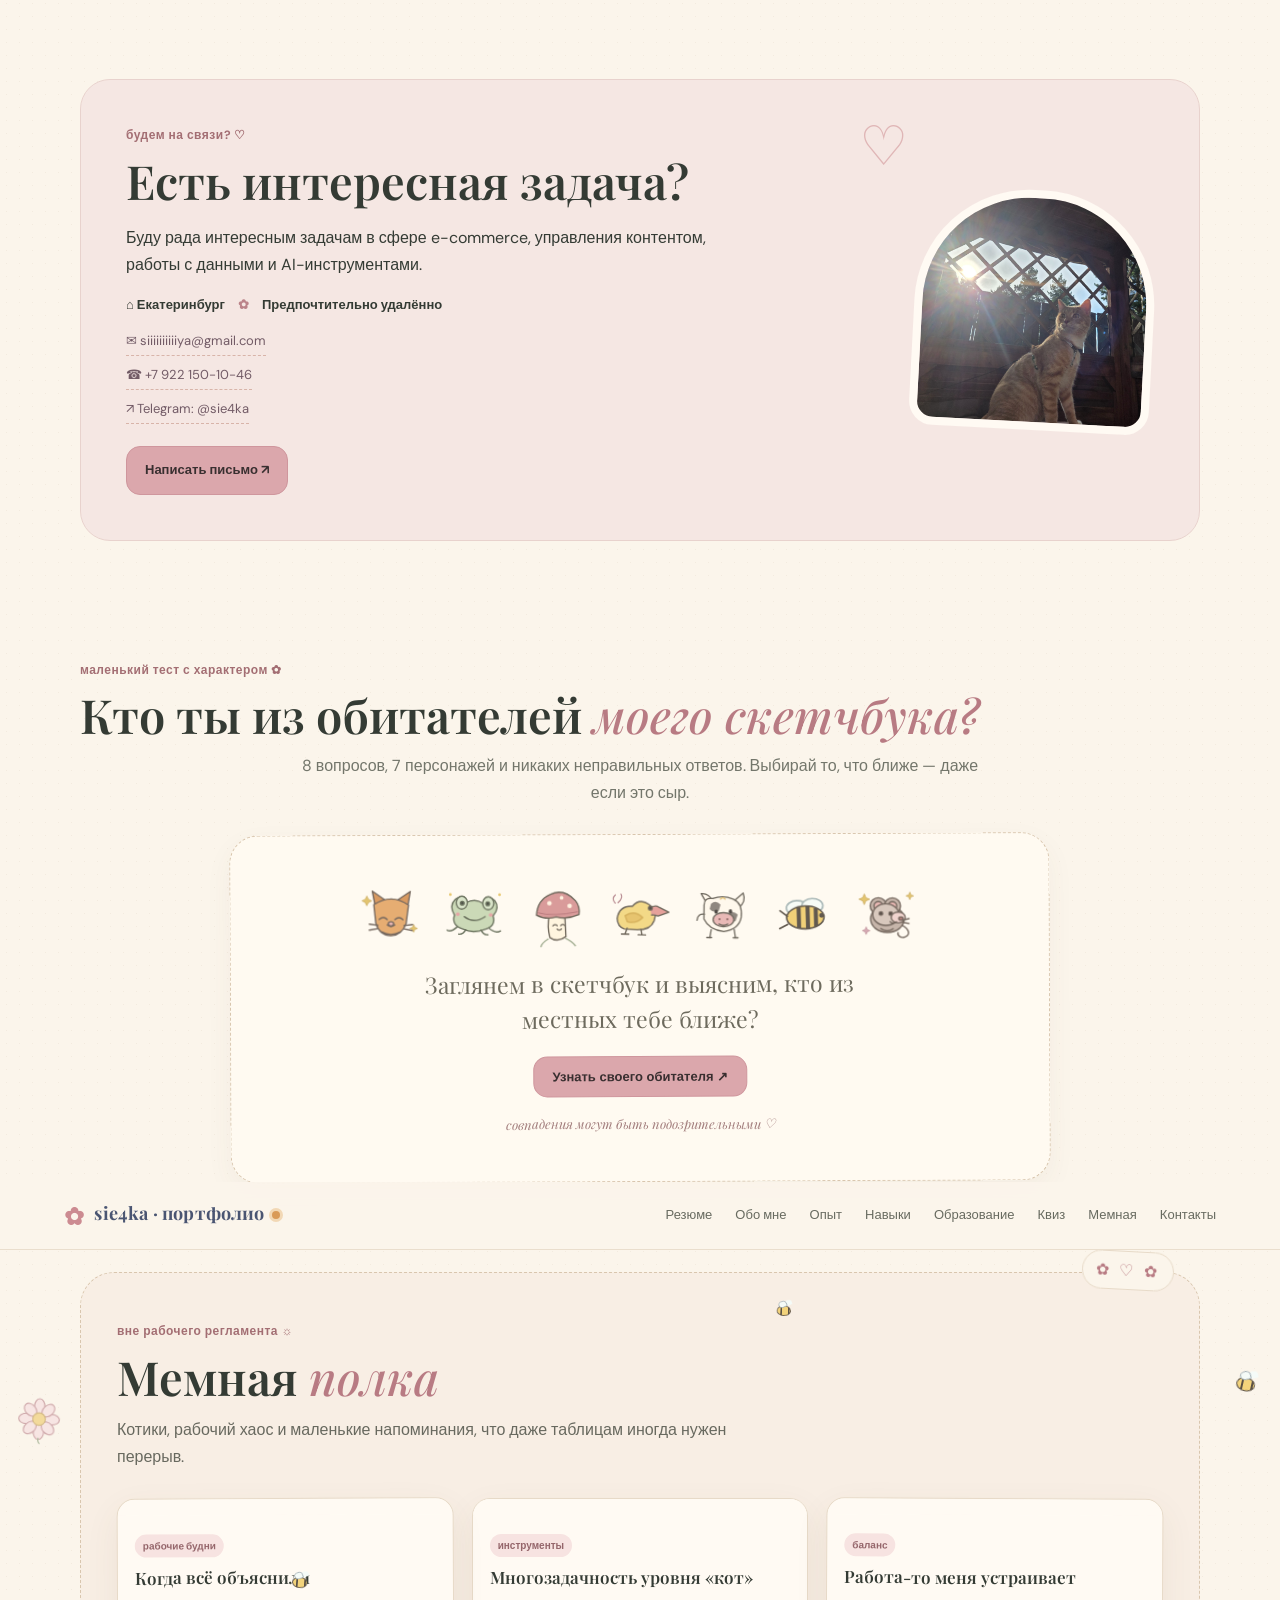
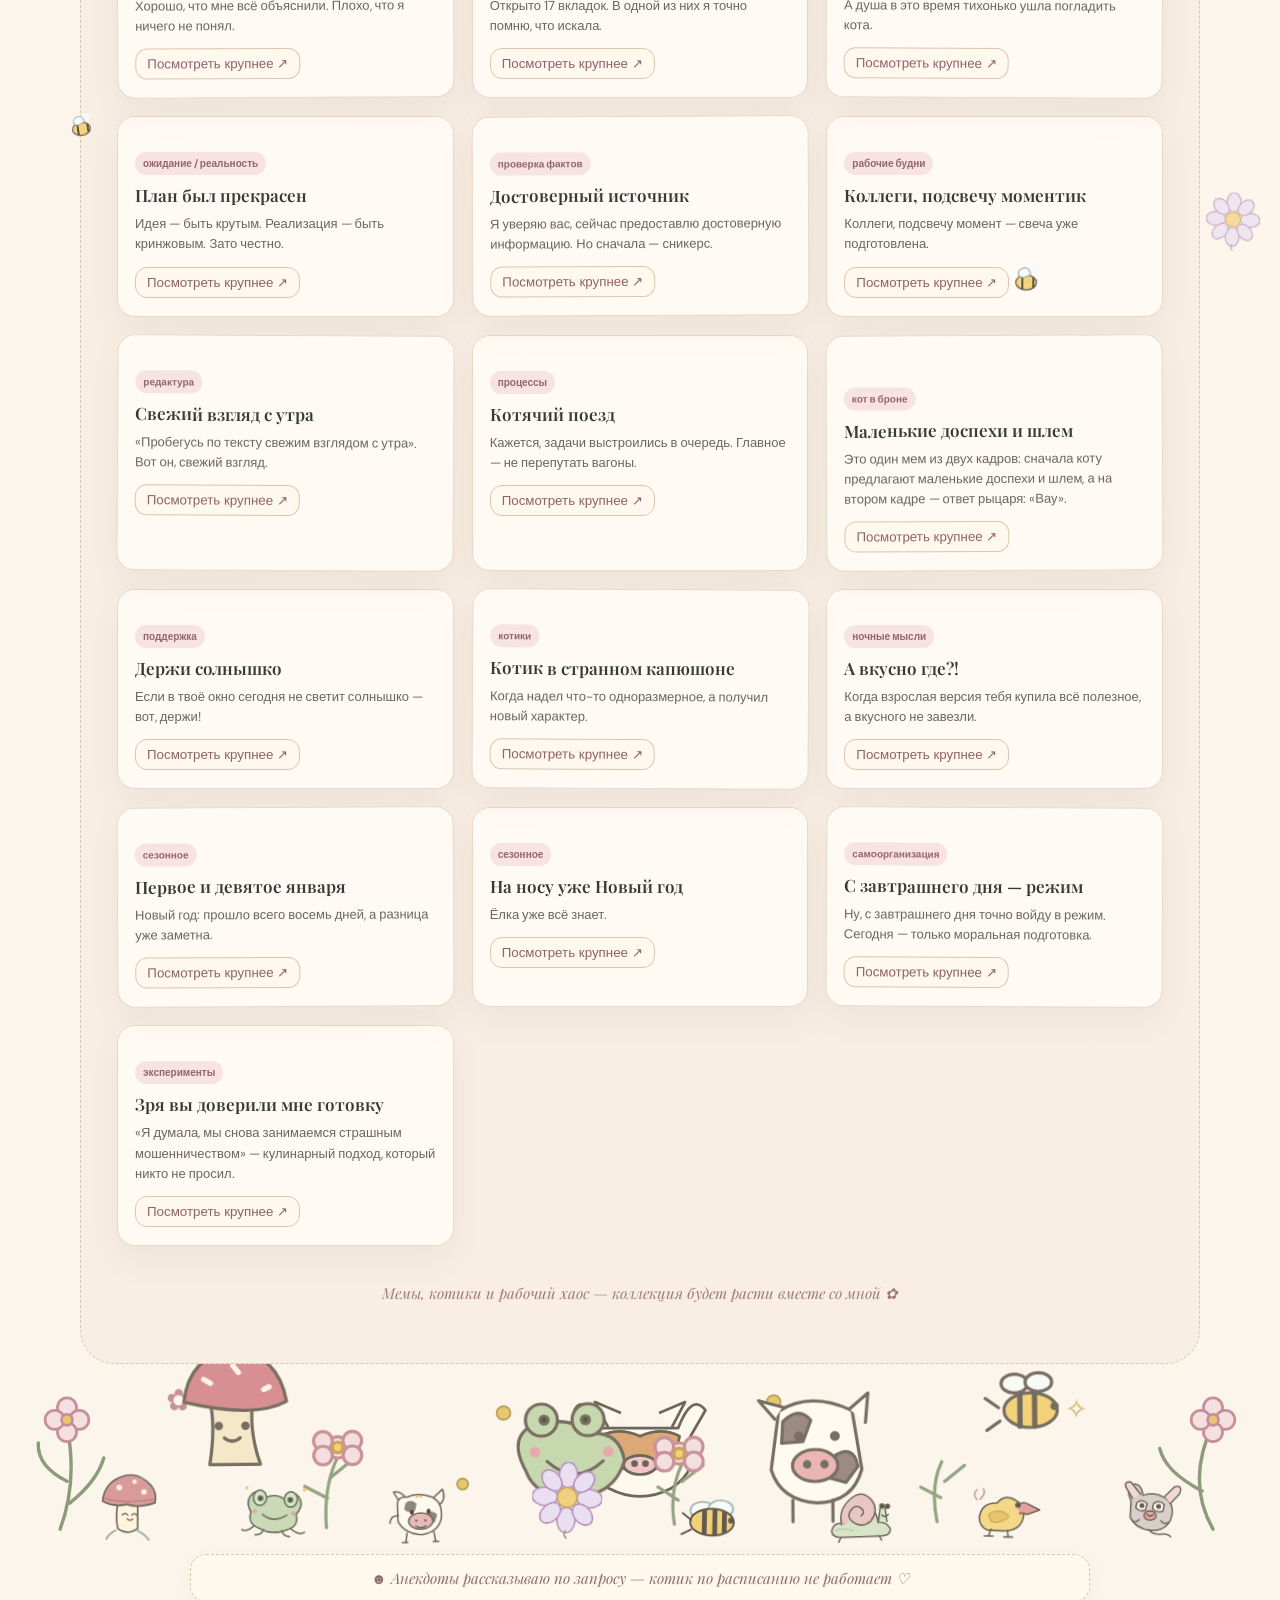
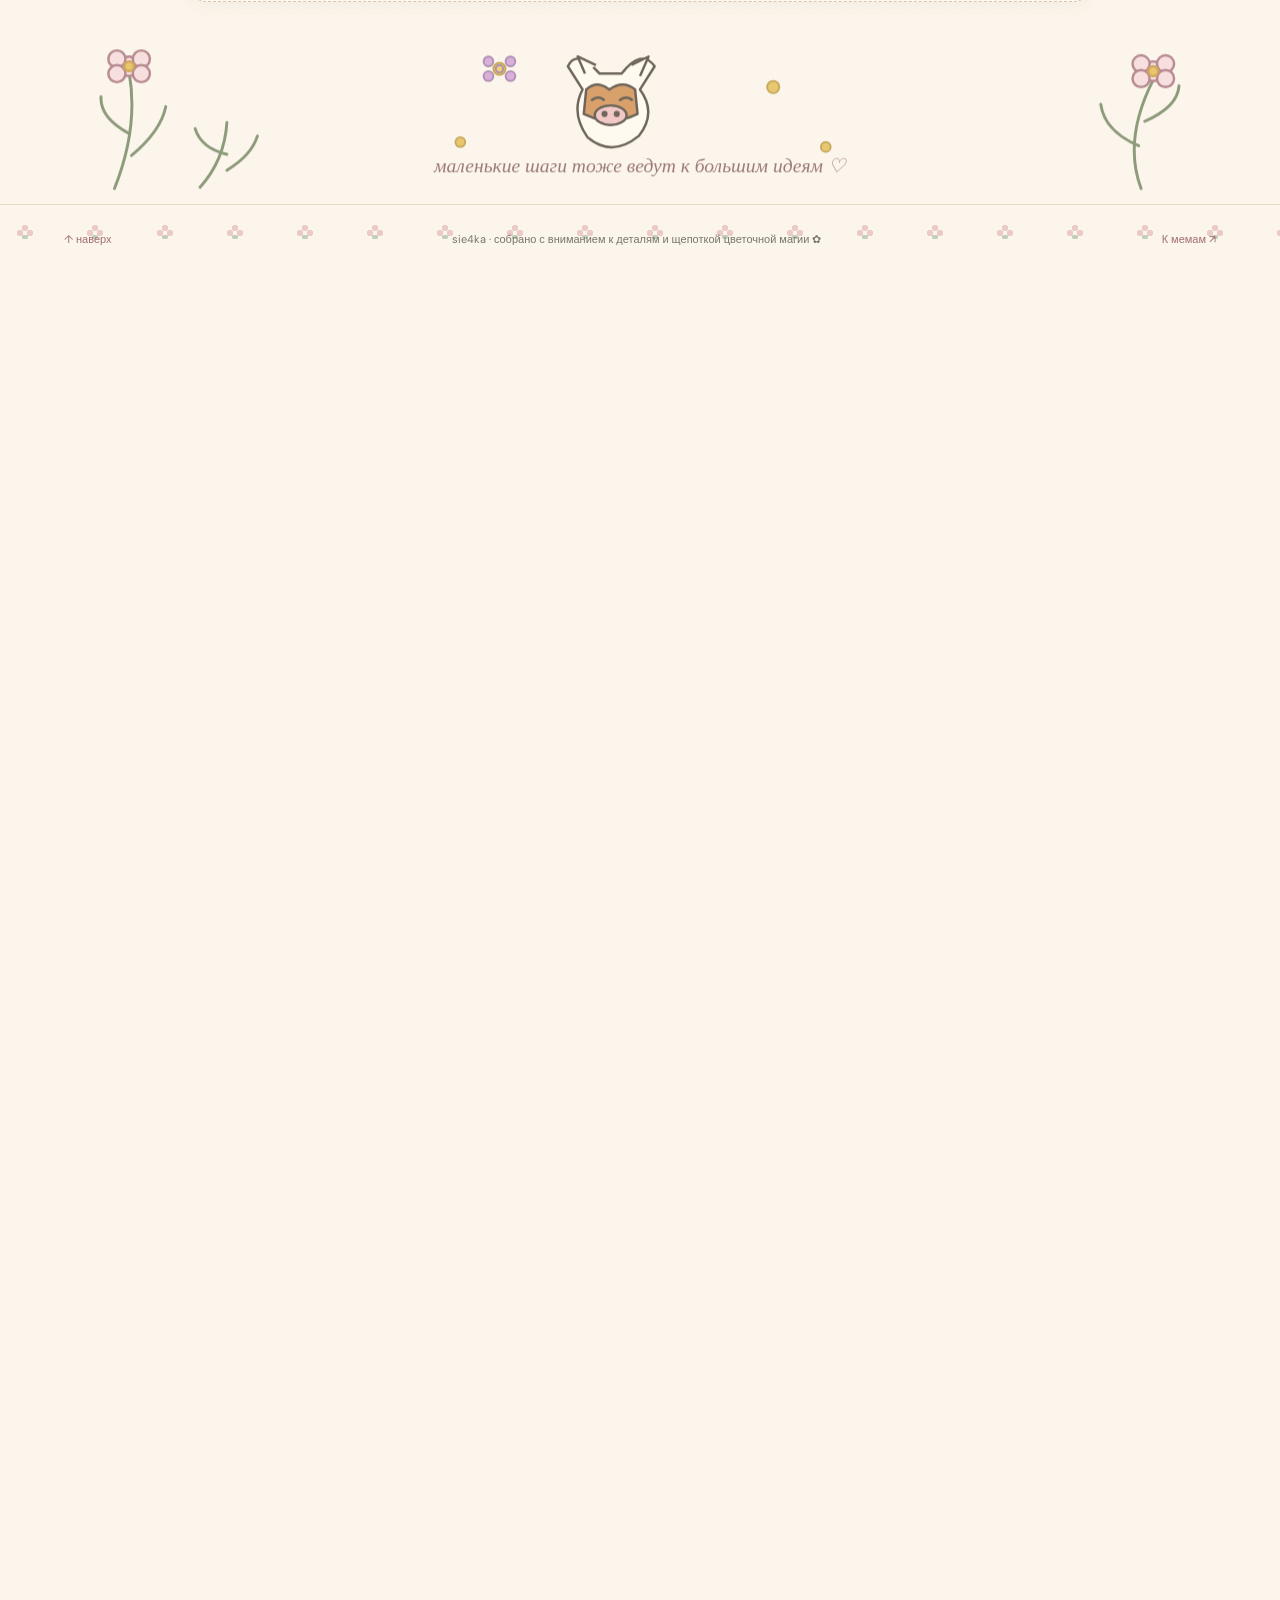
<file: memes.html>
<!doctype html><html lang="ru"><head><meta charset="utf-8"><meta name="viewport" content="width=device-width,initial-scale=1"><meta http-equiv="refresh" content="0; url=index.html#memes"><title>Мемная полка — Анастасия Харитонова</title><link rel="canonical" href="index.html#memes"></head><body><p>Мемная теперь находится в конце главной страницы. <a href="index.html#memes">Перейти к мемам</a>.</p></body></html>
</file>
<file: styles.css>
@import url('https://fonts.googleapis.com/css2?family=DM+Sans:wght@400;500;600;700&family=Playfair+Display:ital,wght@0,500;0,600;1,500;1,600&display=swap');
:root{--paper:#fbf5eb;--paper2:#fffaf3;--ink:#343b34;--muted:#73766b;--pink:#e9b8bc;--pink2:#f7e3e1;--sage:#dce4d3;--blue:#dce9ef;--yellow:#f5e4ad;--line:#e7dac8;--purple:#e9e0ef;--shadow:0 12px 35px #69563a12}*{box-sizing:border-box}html{scroll-behavior:smooth;scroll-padding-top:90px}body{margin:0;background:var(--paper);color:var(--ink);font-family:'DM Sans',sans-serif;font-size:16px;line-height:1.7;background-image:radial-gradient(#bda98c20 .7px,transparent .7px);background-size:13px 13px}a{color:inherit}.site-header{position:sticky;top:0;z-index:10;display:flex;align-items:center;justify-content:space-between;gap:20px;padding:13px max(5vw,22px);background:#fbf5ebed;border-bottom:1px solid #e7dac8d9;backdrop-filter:blur(12px)}.brand{text-decoration:none;font-weight:700;white-space:nowrap}.brand-flower{color:#cc8b91;font-size:24px;vertical-align:middle;margin-right:6px}.nav{display:flex;gap:clamp(10px,1.8vw,25px);align-items:center}.nav a{text-decoration:none;font-size:13px;color:#686b60;transition:color .2s}.nav a:hover,.nav a.active{color:#a45e69}.menu-toggle{display:none;background:var(--paper2);border:1px solid var(--line);border-radius:12px;padding:8px 12px;color:var(--ink)}.section-wrap{width:min(1120px,90%);margin-inline:auto}.hero{min-height:650px;display:grid;grid-template-columns:1.02fr .98fr;align-items:center;gap:28px;padding-top:55px;padding-bottom:65px}.eyebrow,.section-kicker{display:block;text-transform:uppercase;letter-spacing:.12em;font-size:11px;font-weight:700;color:#a36e73}.hero h1,.memes-hero h1{font:600 clamp(44px,6vw,76px)/1.08 'Playfair Display',serif;letter-spacing:-.04em;margin:18px 0}.hero h1 em,.section-heading h2 em,.memes-hero h1 em{color:#b87b83;font-weight:500}.role{font-size:20px;font-weight:700;margin:22px 0 8px}.lead{max-width:500px;color:#66695e;font-size:17px}.hero-facts{display:flex;flex-wrap:wrap;gap:8px;margin:23px 0}.hero-facts span{font-size:12px;background:#fffaf3;border:1px solid var(--line);border-radius:50px;padding:6px 11px}.hero-actions,.contact-actions,.back-resume{display:flex;gap:10px;flex-wrap:wrap;align-items:center}.button{display:inline-flex;align-items:center;justify-content:center;padding:12px 18px;border-radius:14px;text-decoration:none;font-size:13px;font-weight:700;transition:transform .2s,box-shadow .2s}.button:hover{transform:translateY(-2px);box-shadow:var(--shadow)}.primary{background:#dba7ac;color:#392f30;border:1px solid #cf969d}.secondary{background:#fffaf3;border:1px solid var(--line)}.scribble{display:block;margin:25px 0 0 22px;color:#9c8273;font:italic 15px 'Playfair Display',serif;transform:rotate(-3deg)}.hero-art{position:relative;min-height:510px;display:flex;align-items:center;justify-content:center}.photo-frame{position:absolute;top:0;right:8%;width:43%;max-width:235px;padding:9px 9px 31px;background:#fffdf8;box-shadow:0 10px 24px #55453220;transform:rotate(5deg);z-index:2;border:1px solid #e7dac8}.portrait{display:block;width:100%;aspect-ratio:3/4;object-fit:cover;object-position:center 35%}.photo-label{position:absolute;bottom:4px;left:0;width:100%;text-align:center;font:italic 14px 'Playfair Display',serif;color:#8b7770}.hero-illustration{width:100%;max-width:580px;border-radius:46% 44% 40% 38%;mix-blend-mode:multiply;margin-top:80px}.sticker{position:absolute;display:grid;place-items:center;width:44px;height:44px;border-radius:50%;font-size:28px}.sticker-one{left:4%;top:22%;color:#c88d92;background:var(--pink2)}.sticker-two{right:5%;bottom:15%;color:#b58e4b;background:var(--yellow)}.section-block{padding-top:55px;padding-bottom:55px}.section-heading{position:relative;margin-bottom:28px}.section-heading h2,.contact-section h2{font:600 clamp(32px,4vw,47px)/1.15 'Playfair Display',serif;margin:8px 0 0}.heading-doodle{position:absolute;right:5%;top:0;color:#d4a3a4;font-size:35px}.about-card{background:#fffaf3d9;border:1px solid var(--line);border-radius:26px;padding:clamp(22px,4vw,45px);box-shadow:var(--shadow);position:relative}.about-card p{max-width:920px;margin:0 0 16px}.about-card p:last-of-type{margin-bottom:0}.margin-note{margin-top:28px;padding:13px 18px;border-left:3px solid #dba7ac;background:#f8e9e5;color:#80656a;border-radius:0 12px 12px 0;font:italic 15px 'Playfair Display',serif}.timeline{display:grid;gap:16px}.job-card{display:grid;grid-template-columns:190px 1fr;gap:25px;padding:26px;background:#fffaf3;border:1px solid var(--line);border-radius:22px;box-shadow:var(--shadow)}.job-date{font-size:12px;color:#9b7074;font-weight:700;padding-top:5px}.job-card h3,.paper-card h3,.education-card h3{margin:0;font-size:19px}.company{margin:3px 0;color:#a36e73;font-weight:700}.job-context{margin:0 0 8px;color:var(--muted);font-size:13px}.job-card ul{padding-left:20px;margin:12px 0}.job-card li{padding:3px 0;color:#5f635a}.fact-strip{padding:10px 13px;border-radius:12px;background:var(--sage);font-size:12px;font-weight:700}.skill-grid{display:grid;grid-template-columns:repeat(3,1fr);gap:15px}.paper-card{position:relative;background:#fffaf3;border:1px solid var(--line);border-radius:22px;padding:24px;min-height:220px}.paper-card:nth-child(2){background:#f7eeed}.paper-card:nth-child(3){background:#edf1e7}.card-icon{font-size:26px;color:#b77d83}.paper-card h3{margin:8px 0 17px}.chips{display:flex;flex-wrap:wrap;gap:7px}.chips span{background:#fffdf8;border:1px solid #e9dfd1;border-radius:50px;padding:5px 9px;font-size:11px}.small-note,.muted{font-size:12px;color:var(--muted)}.education-grid{display:grid;grid-template-columns:1fr 1fr;gap:16px}.education-card{background:#fffaf3;border:1px solid var(--line);border-radius:22px;padding:26px}.education-card:first-child{background:#f0e9f4}.education-card:nth-child(2){background:#f7eddf}.edu-year{display:inline-block;background:#fffaf3;border-radius:50px;padding:3px 12px;color:#a36e73;font-weight:700;font-size:12px;margin-bottom:10px}.education-card p{margin:8px 0}.university{font-size:13px;color:#65695f;margin:18px 0}.language-card{display:flex;gap:22px;align-items:center;padding:18px 22px;background:var(--sage);border-radius:17px}.language-card>span{font-weight:700;color:#66735e}.language-card p{margin:0}.language-card i{font-style:normal;color:#bd8285;padding:0 10px}.contact-section{position:relative;display:grid;grid-template-columns:1fr 240px;align-items:center;gap:40px;padding:45px;margin-top:45px;margin-bottom:55px;background:#f5e7e3;border:1px solid #e8d2cd;border-radius:30px;overflow:hidden}.contact-section p{max-width:630px}.contact-meta{font-size:13px;font-weight:700}.contact-meta span{padding:0 10px;color:#bb8389}.contact-cat{width:100%;height:240px;object-fit:cover;object-position:center 58%;border:8px solid #fffaf3;border-radius:48% 48% 24px 24px;transform:rotate(3deg)}.contact-doodle{position:absolute;right:26%;top:20px;font-size:55px;color:#d7a2a4;opacity:.7}.contact-actions{margin-top:22px}.site-footer{display:flex;align-items:center;justify-content:space-between;gap:15px;padding:24px 5%;border-top:1px solid var(--line);font-size:11px;color:#77766c}.site-footer a{text-decoration:none;color:#a36e73}.memes-page{padding-top:40px;padding-bottom:65px}.memes-hero{position:relative;min-height:330px;padding:40px 34% 35px 0}.memes-hero h1{font-size:clamp(45px,7vw,74px)}.memes-hero p{max-width:480px;color:#6c6d62}.memes-cat{position:absolute;right:5%;top:10px;width:26%;height:285px;object-fit:cover;object-position:center 40%;border:9px solid #fffaf3;box-shadow:var(--shadow);transform:rotate(4deg);border-radius:46% 46% 24px 24px}.doodle-note{position:absolute;right:0;bottom:6px;font:italic 14px 'Playfair Display',serif;color:#a36e73;transform:rotate(-5deg)}.meme-grid{display:grid;grid-template-columns:repeat(3,1fr);gap:18px}.meme-card{overflow:hidden;background:#fffaf3;border:1px solid var(--line);border-radius:19px;box-shadow:var(--shadow);transition:transform .2s}.meme-card:hover{transform:translateY(-4px) rotate(-.3deg)}.meme-card img{display:block;width:100%;aspect-ratio:4/3;object-fit:cover;background:#f0e8db}.meme-card .meme-caption{padding:15px 17px 18px}.meme-card h3{font:600 18px/1.3 'Playfair Display',serif;margin:0 0 7px}.meme-card p{font-size:13px;color:#66695e;margin:0}.meme-tag{display:inline-block;margin-bottom:9px;padding:3px 8px;border-radius:50px;background:var(--pink2);color:#95666b;font-size:10px;font-weight:700}.meme-footnote{font-size:12px;color:var(--muted);margin:25px 0}.back-resume{margin-top:20px}.memes-page .section-heading{margin-top:20px}.memes-page .section-heading h2{font-size:36px}code{font-size:.9em;background:#f0e8db;padding:2px 5px;border-radius:5px}a:focus-visible,button:focus-visible{outline:3px solid #a36e73;outline-offset:3px}::selection{background:#efd0d1}@media(max-width:850px){.site-header{flex-wrap:wrap}.menu-toggle{display:block}.nav{display:none;flex-basis:100%;flex-direction:column;align-items:stretch;padding:10px 0}.nav.open{display:flex}.nav a{padding:8px 10px;background:#fffaf3;border-radius:9px}.hero{grid-template-columns:1fr;padding-top:35px}.hero-art{min-height:400px}.hero-illustration{max-width:500px}.photo-frame{right:12%;width:34%}.skill-grid{grid-template-columns:1fr 1fr}.meme-grid{grid-template-columns:repeat(2,1fr)}.memes-hero{padding-right:32%}.memes-cat{width:28%}}@media(max-width:560px){.section-wrap{width:90%}.hero{gap:4px;min-height:unset}.hero h1{font-size:50px}.hero-art{min-height:310px;margin-top:10px}.hero-illustration{margin-top:35px}.photo-frame{width:34%;right:8%;top:-2px}.section-block{padding-top:35px;padding-bottom:35px}.job-card{grid-template-columns:1fr;gap:7px;padding:20px}.skill-grid,.education-grid,.meme-grid{grid-template-columns:1fr}.paper-card{min-height:unset}.contact-section{grid-template-columns:1fr;padding:27px;gap:10px}.contact-cat{width:160px;height:180px;justify-self:end;margin-top:10px}.contact-doodle{right:18%;top:30px}.language-card{align-items:flex-start;flex-direction:column;gap:3px}.site-footer{flex-wrap:wrap;justify-content:center;text-align:center}.memes-hero{padding:25px 0 300px}.memes-cat{top:auto;bottom:25px;left:7%;right:auto;width:52%;height:250px}.doodle-note{bottom:45px;right:0}.memes-page{padding-top:20px}.memes-page .section-heading h2{font-size:30px}}
@media(prefers-reduced-motion:reduce){html{scroll-behavior:auto}*,*::before,*::after{transition:none!important;animation:none!important}}

/* v3: one continuous portfolio landing page, with a clear portrait/illustration layout */
.hero-art{min-height:unset;display:grid;grid-template-columns:minmax(0,.88fr) minmax(0,1.12fr);align-items:center;gap:12px;overflow:visible}
.portrait-wrap,.illustration-wrap{position:relative;min-width:0;display:flex;align-items:center;justify-content:center}
.photo-frame{position:relative;top:auto;right:auto;width:100%;max-width:280px;padding:10px 10px 34px;transform:rotate(-2deg);z-index:1;border-radius:3px}
.portrait{aspect-ratio:3/4;object-position:center 35%;border-radius:1px}
.hero-illustration{position:relative;display:block;width:100%;max-width:none;margin:0;border-radius:0;mix-blend-mode:multiply;filter:saturate(.92)}
.illustration-wrap{padding:12px 0}
.sticker-one{left:-6px;top:10%}.sticker-two{right:0;bottom:12%}
.photo-sparkle{position:absolute;top:-15px;right:0;color:#d4a1a7;font-size:30px;transform:rotate(15deg)}
.education-card:first-child{background:#f0e9f4}.research-note{margin-top:14px!important;padding:11px 13px;border-left:3px solid #bc8c9a;background:#fffaf3b8;border-radius:0 12px 12px 0;font-size:13px;color:#655a60}
.memes-section{position:relative;margin-top:15px;padding:52px 0 70px;border-top:1px dashed #d8c7b4}
.memes-intro{max-width:640px;color:var(--muted);margin:12px 0 0}
.meme-card{display:flex;flex-direction:column;min-width:0}
.meme-card img{height:auto;aspect-ratio:auto;max-height:380px;object-fit:contain;padding:8px;background:#f8f0e5}
.meme-card .meme-caption{flex:1;overflow-wrap:anywhere;word-break:normal}
.meme-card h3,.meme-card p{overflow-wrap:anywhere;word-break:normal;white-space:normal;line-height:1.55}
.meme-card p{max-width:100%}
.floating-flower,.tiny-bee{position:fixed;z-index:1;pointer-events:none;user-select:none;opacity:.7;animation:floaty 5.5s ease-in-out infinite}
.floating-flower{font-size:25px;color:#c98e9a;text-shadow:0 2px 0 #fff8}.flower-a{left:1.5%;top:31%}.flower-b{right:2%;top:68%;font-size:20px;color:#d2ae64;animation-delay:-2s}
.tiny-bee{font-size:19px;filter:saturate(.8);animation:bee-drift 12s ease-in-out infinite}.bee-a{top:22%;right:3%}.bee-b{top:83%;left:3%;animation-delay:-6s}
@keyframes floaty{0%,100%{transform:translateY(0) rotate(-8deg)}50%{transform:translateY(-11px) rotate(9deg)}}
@keyframes bee-drift{0%,100%{transform:translate(0,0) rotate(-8deg)}25%{transform:translate(-12px,-8px) rotate(8deg)}50%{transform:translate(-3px,7px) rotate(-3deg)}75%{transform:translate(10px,-5px) rotate(10deg)}}
@media(max-width:850px){.hero-art{grid-template-columns:minmax(0,.8fr) minmax(0,1.2fr);min-height:unset}.photo-frame{width:100%;right:auto;top:auto}.hero-illustration{margin:0}.meme-grid{grid-template-columns:repeat(2,minmax(0,1fr))}}
@media(max-width:560px){.hero-art{grid-template-columns:minmax(0,.92fr) minmax(0,1.08fr);gap:5px;min-height:unset;margin-top:20px}.photo-frame{width:100%;max-width:none;padding:6px 6px 27px}.photo-label{font-size:12px}.hero-illustration{margin:0}.portrait-wrap{align-self:center}.illustration-wrap{align-self:center}.sticker{width:30px;height:30px;font-size:21px}.photo-sparkle{font-size:22px;right:-4px}.meme-grid{grid-template-columns:minmax(0,1fr);gap:15px}.meme-card{max-width:460px;margin-inline:auto;width:100%}.meme-card img{max-height:none;width:100%;object-fit:contain}.memes-section{padding-top:38px}.floating-flower{font-size:18px}.tiny-bee{font-size:15px}.flower-a{left:1%;top:42%}.flower-b{right:1%;top:74%}}
@media(prefers-reduced-motion:reduce){.floating-flower,.tiny-bee{animation:none!important}}


/* v4: sie4ka personal touches, bigger portrait, illustrated botanical ending */
.brand{font-size:15px;letter-spacing:.01em}
.brand::after{content:"";display:inline-block;width:8px;height:8px;margin-left:7px;border-radius:50%;background:#d99a57;box-shadow:0 0 0 3px #f2d8b5;vertical-align:middle}
.hero{grid-template-columns:minmax(0,.82fr) minmax(0,1.18fr);gap:28px}
.hero-art{grid-template-columns:minmax(0,1.05fr) minmax(0,1fr);gap:16px;align-items:center}
.photo-frame{width:100%;max-width:360px;padding:12px 12px 38px;transform:rotate(-2deg)}
.portrait{width:100%;aspect-ratio:4/5;object-fit:cover;object-position:center 30%}
.illustration-wrap{min-width:0;transform:translateY(5px)}
.hero-illustration{width:112%;max-width:none;margin-left:-6%;height:auto;mix-blend-mode:multiply}
.contact-links{display:flex;flex-direction:column;align-items:flex-start;gap:9px;margin:18px 0}
.contact-links a{color:#4c5a75;text-decoration:none;border-bottom:1px dashed #d8b4a9;padding-bottom:3px;overflow-wrap:anywhere}
.contact-links a:hover{color:#b16d78;transform:translateX(3px)}
.education-grid-three{grid-template-columns:repeat(3,minmax(0,1fr));align-items:stretch}
.research-card{background:#f9e6e7!important;border-color:#e6bdc2!important;position:relative;overflow:hidden}
.research-card:after{content:"✿";position:absolute;right:14px;bottom:5px;font-size:34px;color:#d89aa5;opacity:.65;animation:flower-bob 4s ease-in-out infinite}
.footer-garden{position:relative;width:100%;max-width:1280px;margin:0 auto;padding:0 2% 10px;min-height:150px;overflow:hidden}
.footer-garden img{display:block;width:100%;height:auto;max-height:245px;object-fit:contain;object-position:center bottom}
.footer-note{position:absolute;right:8%;bottom:27%;font:italic 15px/1.4 'Playfair Display',Georgia,serif;color:#9c707a;transform:rotate(-4deg);background:#fff9efcc;padding:7px 12px;border-radius:12px}
.floating-flower{font-size:0!important;width:42px;height:52px;background:url('assets/flower-doodle.svg') center/contain no-repeat;text-shadow:none!important}
.flower-b{width:54px;height:62px;background-image:url('assets/flower-doodle-large.svg')}
.tiny-bee{font-size:0!important;width:45px;height:32px;background:url('assets/bee-doodle.svg') center/contain no-repeat;filter:none}
.bee-b{width:35px;height:26px}
@keyframes flower-bob{0%,100%{transform:rotate(-8deg) translateY(0)}50%{transform:rotate(8deg) translateY(-7px)}}
@media(max-width:850px){.hero{grid-template-columns:1fr}.hero-art{grid-template-columns:minmax(0,1fr) minmax(0,1fr);gap:18px;max-width:720px;margin:12px auto 0}.photo-frame{max-width:360px}.hero-illustration{width:110%}.education-grid-three{grid-template-columns:1fr 1fr}.research-card{grid-column:1/-1}.footer-note{right:5%;bottom:15%;font-size:13px}}
@media(max-width:560px){.hero-art{grid-template-columns:minmax(0,1.08fr) minmax(0,.92fr);gap:7px;width:100%}.photo-frame{max-width:none;padding:7px 7px 28px}.portrait{aspect-ratio:3/4;object-position:center 28%}.hero-illustration{width:125%;margin-left:-12%}.education-grid-three{grid-template-columns:1fr}.research-card{grid-column:auto}.contact-links{font-size:14px}.footer-garden{min-height:90px;padding-bottom:0}.footer-garden img{width:150%;max-width:none;margin-left:-25%;max-height:160px}.footer-note{right:4%;bottom:12%;font-size:11px;max-width:145px}.floating-flower{width:29px;height:38px}.flower-b{width:37px;height:45px}.tiny-bee{width:31px;height:23px}}


/* sie4ka edition: larger portrait, airy illustration layout, hand-drawn accents */
.brand{font-family:'Playfair Display',serif;font-size:18px;color:#4a5572}
.hero{grid-template-columns:.92fr 1.08fr;gap:18px}
.hero-art{min-height:620px;align-self:stretch;overflow:visible}
.photo-frame{left:0;right:auto;top:22px;width:48%;max-width:310px;padding:10px 10px 36px;transform:rotate(-3deg);z-index:3}
.portrait{aspect-ratio:4/5;object-position:center 28%}
.illustration-wrap{position:absolute;right:-2%;bottom:12px;width:76%;z-index:1}
.hero-illustration{display:block;width:100%;max-width:none;margin:0;border-radius:0;mix-blend-mode:multiply}
.photo-label{font-size:15px}
.sticker-one{left:10%;top:19%;z-index:4}.sticker-two{right:0;bottom:8%;z-index:3}
.drawn-flower{position:absolute;z-index:4;display:block;color:#d58c9b;font-family:Georgia,serif;line-height:1;text-shadow:1px 1px 0 #fff7e9,-1px 0 #e6b5a4;animation:flower-sway 4.5s ease-in-out infinite}
.flower-large{font-size:52px}
.flower-hero-a{left:-1%;top:10%;transform:rotate(-14deg)}
.flower-hero-b{right:-2%;top:45%;color:#d8b45f;animation-delay:-2s}
.floating-flower{position:fixed;z-index:8;pointer-events:none;font-family:Georgia,serif;text-shadow:1px 1px #fff7e9;animation:flower-sway 5s ease-in-out infinite}
.flower-a{top:24%;left:1.4%;font-size:31px;color:#dba1a8}
.flower-b{top:68%;right:1.6%;font-size:38px;color:#c9a6d6;animation-delay:-2s}
.drawn-bee{position:absolute;z-index:5;width:30px;height:22px;display:block;font-size:0;pointer-events:none;animation:bee-float 6s ease-in-out infinite}
.drawn-bee:before{content:"";position:absolute;width:17px;height:12px;left:6px;top:6px;border:1.5px solid #5b5144;border-radius:50%;background:repeating-linear-gradient(90deg,#f3d37b 0 4px,#5b5144 4px 6px,#f3d37b 6px 10px)}
.drawn-bee:after{content:"";position:absolute;width:9px;height:7px;left:8px;top:0;border:1px solid #9ba9b0;border-radius:80% 80% 30% 80%;background:#f5fbf8;transform:rotate(-25deg);box-shadow:8px 1px 0 -1px #f5fbf8}
.bee-a{top:35%;right:3%}.bee-b{top:78%;left:3%;animation-delay:-3s}.bee-hero{right:18%;top:8%;animation-delay:-1.5s}
@keyframes flower-sway{0%,100%{rotate:-5deg;translate:0 0}50%{rotate:7deg;translate:0 -5px}}
@keyframes bee-float{0%,100%{translate:0 0;rotate:-5deg}30%{translate:14px -11px;rotate:8deg}65%{translate:-5px 7px;rotate:-9deg}}
.contact-links{display:flex;flex-wrap:wrap;gap:8px 18px;margin-top:14px;font-size:13px}
.contact-links a{color:#725b66;text-decoration-thickness:1px;text-underline-offset:3px}
.contact-links a:hover{color:#a45e69}
.research-card{grid-column:1/-1;position:relative;background:#f8e7e8!important;border-color:#e7c6ca!important;padding-right:100px}
.research-doodle{position:absolute;right:25px;top:30px;font-size:27px;color:#b77d83;transform:rotate(9deg)}
.education-grid{grid-template-columns:1fr 1fr}
.meme-grid{align-items:start}
.meme-card{min-width:0;overflow:hidden}
.meme-card img{display:block;width:100%;height:auto;max-height:430px;object-fit:contain;object-position:center;background:#fffaf3}
.meme-caption{min-width:0;overflow-wrap:anywhere;word-break:normal;padding:15px 16px 18px}
.meme-caption h3,.meme-caption p{white-space:normal;overflow:visible;text-overflow:clip;overflow-wrap:anywhere}
.meme-caption p{line-height:1.55}
.site-footer{position:relative;overflow:hidden}
.site-footer:before{content:"";display:block;position:absolute;left:0;right:0;top:0;height:40px;opacity:.65;background-image:radial-gradient(circle at 20px 28px,#e4b4b5 0 3px,transparent 3.5px),radial-gradient(circle at 25px 23px,#e4b4b5 0 3px,transparent 3.5px),radial-gradient(circle at 30px 28px,#e4b4b5 0 3px,transparent 3.5px),radial-gradient(ellipse at 25px 32px,#a7b99c 0 3px,transparent 3.5px);background-size:70px 40px}
.site-footer>*{position:relative}
@media(max-width:800px){
 .hero{grid-template-columns:1fr;padding-top:32px;gap:8px}
 .hero-art{min-height:560px;width:100%;max-width:620px;margin:0 auto}
 .photo-frame{left:2%;top:15px;width:48%;max-width:290px}
 .illustration-wrap{right:0;bottom:10px;width:77%}
 .hero-illustration{margin:0}
 .flower-hero-a{left:0;top:6%}.flower-hero-b{right:0;top:46%}
 .education-grid{grid-template-columns:1fr}
 .research-card{grid-column:auto;padding-right:75px}
}
@media(max-width:520px){
 .hero-art{min-height:440px}
 .photo-frame{width:49%;padding:6px 6px 26px;top:12px}
 .illustration-wrap{width:79%;right:-2%;bottom:0}
 .flower-large{font-size:36px}
 .hero h1{font-size:clamp(43px,13vw,62px)}
 .contact-section{padding:25px}
 .contact-links{flex-direction:column;gap:7px}
 .floating-flower{font-size:24px}
 .bee-b{left:0}
 .meme-grid{grid-template-columns:repeat(2,minmax(0,1fr))}
 .meme-caption{padding:11px}
 .meme-caption h3{font-size:15px}
 .meme-caption p{font-size:12px}
}
@media(prefers-reduced-motion:reduce){
 *,*::before,*::after{animation-duration:.01ms!important;animation-iteration-count:1!important;scroll-behavior:auto!important;transition-duration:.01ms!important}
}


/* sie4ka v4 — more breathing room, larger portrait, doodles and a single final meme room */
.hero{grid-template-columns:.88fr 1.12fr;gap:24px}
.hero-art{display:grid;position:relative;grid-template-columns:minmax(0,1.08fr) minmax(0,.92fr);gap:clamp(18px,3vw,34px);align-items:center;min-height:unset;overflow:visible;padding:18px 4px 28px}
.portrait-wrap,.illustration-wrap{position:relative;min-width:0;display:flex;align-items:center;justify-content:center}
.photo-frame{position:relative;inset:auto;width:100%;max-width:390px;padding:12px 12px 40px;transform:rotate(-2deg);z-index:2}
.portrait{width:100%;aspect-ratio:3/4;object-fit:cover;object-position:center 28%}
.illustration-wrap{width:100%;transform:translateY(12px);padding:0;z-index:1}
.hero-illustration{width:100%;max-width:none;margin:0;mix-blend-mode:multiply;border-radius:0}
.photo-label{font-size:16px;bottom:5px}
.sticker-one{left:-9px;top:18%;z-index:4}.sticker-two{right:-10px;bottom:10%;z-index:4}
.section-kicker{text-transform:none;letter-spacing:.04em;font-size:12px}
.memes-section{position:relative;margin-top:35px;padding:48px clamp(16px,3vw,36px) 35px;background:#f8eee4;border:1.5px dashed #d9c6ae;border-radius:34px;overflow:visible}
.memes-section:before{content:"✿   ♡   ✿";position:absolute;right:25px;top:-22px;padding:5px 13px;background:var(--paper);border:1px solid var(--line);border-radius:24px;color:#b87b83;letter-spacing:.2em;transform:rotate(3deg)}
.memes-section .section-heading{max-width:750px}
.memes-intro{max-width:680px;color:#68695f}
.meme-grid{grid-template-columns:repeat(3,minmax(0,1fr));gap:18px;align-items:start}
.meme-card{min-width:0;height:100%;overflow:hidden;display:flex;flex-direction:column;background:#fffaf3;border-radius:18px;transition:transform .28s ease,box-shadow .28s ease}
.meme-card:hover{transform:translateY(-5px) rotate(-.25deg);box-shadow:0 15px 35px #69563a1c}
.meme-card img{width:100%;height:auto;max-height:none;aspect-ratio:auto;object-fit:contain;object-position:center;background:#fffaf3;flex:0 0 auto}
.meme-caption{min-width:0;overflow-wrap:anywhere;word-break:normal;flex:1;padding:14px 16px 18px}
.meme-caption h3,.meme-caption p{white-space:normal;overflow:visible;text-overflow:clip;overflow-wrap:anywhere;hyphens:auto}
.meme-caption h3{line-height:1.35;font-size:17px}
.meme-caption p{line-height:1.55;font-size:13px}
.meme-tag{white-space:normal;max-width:100%}
.meme-footnote{text-align:center;font:italic 15px 'Playfair Display',Georgia,serif;color:#9c7a79;padding:12px 0 0}
.footer-garden{min-height:180px;padding-top:8px;overflow:hidden}
.footer-garden img{width:100%;max-height:240px}
.footer-creatures{position:absolute;z-index:2;left:7%;right:7%;bottom:18px;display:flex;align-items:end;justify-content:space-between;pointer-events:none}
.footer-creatures span{display:inline-block;font-size:clamp(23px,4vw,42px);filter:saturate(.78);animation:creature-bob 4s ease-in-out infinite}
.footer-creatures span:nth-child(2n){animation-delay:-1.5s}.footer-creatures span:nth-child(3n){animation-delay:-2.5s}
@keyframes creature-bob{0%,100%{transform:translateY(0) rotate(-3deg)}50%{transform:translateY(-8px) rotate(4deg)}}
.garden-doodle{position:absolute;z-index:2;font-size:clamp(27px,3vw,42px);filter:saturate(.8);pointer-events:none;animation:creature-bob 5s ease-in-out infinite}
.doodle-mushroom{top:7%;left:3%;transform:rotate(-12deg)}.doodle-frog{right:1%;top:47%;animation-delay:-2s}.doodle-cow{left:47%;bottom:-8px;font-size:clamp(24px,2.8vw,36px);animation-delay:-3s}
.tiny-note{display:block;margin:8px 0 0 25px;color:#b08083;font:italic 14px 'Playfair Display',Georgia,serif;transform:rotate(2deg)}
.inline-doodles{display:flex;justify-content:flex-end;align-items:center;gap:13px;margin-top:18px;font-size:28px;opacity:.9}
.inline-doodles span{display:inline-block;animation:creature-bob 4s ease-in-out infinite}.inline-doodles span:nth-child(2){animation-delay:-1s}.inline-doodles span:nth-child(3){color:#d59ba3;animation-delay:-2s}
.education-doodles{display:flex;justify-content:flex-end;gap:16px;margin-top:12px;font-size:24px;opacity:.8}.education-doodles span{animation:creature-bob 4.5s ease-in-out infinite}.education-doodles span:nth-child(2n){animation-delay:-2s}
.bottom-doodle{position:relative;max-width:1100px;margin:0 auto;animation:garden-sway 7s ease-in-out infinite;transform-origin:center bottom}
@keyframes garden-sway{0%,100%{translate:0 0}50%{translate:0 -2px}}
@media(max-width:900px){.hero{grid-template-columns:1fr}.hero-art{grid-template-columns:minmax(0,1fr) minmax(0,.9fr);max-width:800px;width:100%;margin:10px auto 0;gap:28px}.photo-frame{max-width:400px}.meme-grid{grid-template-columns:repeat(2,minmax(0,1fr))}}
@media(max-width:560px){.hero-art{grid-template-columns:minmax(0,1.04fr) minmax(0,.96fr);gap:12px;padding:12px 0 24px}.photo-frame{padding:7px 7px 28px}.portrait{aspect-ratio:3/4;object-position:center 28%}.photo-label{font-size:12px}.hero-illustration{width:100%;margin:0}.illustration-wrap{transform:translateY(8px)}.garden-doodle{font-size:25px}.doodle-mushroom{left:-5px;top:-5px}.doodle-frog{right:-5px;top:43%}.doodle-cow{left:44%;bottom:-10px}.memes-section{padding:35px 12px 25px;border-radius:23px;margin-top:20px}.meme-grid{grid-template-columns:repeat(2,minmax(0,1fr));gap:10px}.meme-caption{padding:10px}.meme-caption h3{font-size:14px}.meme-caption p{font-size:12px}.meme-tag{font-size:9px}.footer-garden{min-height:105px}.footer-garden img{width:140%;max-width:none;margin-left:-20%;max-height:150px}.footer-creatures{left:4%;right:4%;bottom:8px}.footer-creatures span{font-size:25px}.inline-doodles{font-size:22px}}
@media(prefers-reduced-motion:reduce){.garden-doodle,.footer-creatures span,.inline-doodles span,.education-doodles span,.bottom-doodle{animation:none!important}}

.footer-friends{position:absolute;z-index:3;left:0;right:0;bottom:0;width:100%;height:auto;max-height:175px;object-fit:contain;pointer-events:none}.footer-creatures{z-index:4}@media(max-width:560px){.footer-friends{width:130%;max-width:none;left:-15%;max-height:105px}.footer-creatures{display:none}}

/* v5: consistent hand-drawn garden creatures and accessible meme zoom */
.garden-doodle{width:clamp(48px,6vw,78px);height:auto;filter:none;object-fit:contain;animation:creature-bob 5s ease-in-out infinite}
.doodle-mushroom{top:6%;left:2%;transform:rotate(-10deg)}.doodle-frog{right:1%;top:45%;animation-delay:-2s}.doodle-cow{left:47%;bottom:-8px;animation-delay:-3s}
.inline-doodles img,.education-doodles img{width:42px;height:42px;object-fit:contain;animation:creature-bob 4s ease-in-out infinite}.inline-doodles img:nth-child(2),.education-doodles img:nth-child(2){animation-delay:-1.2s}.inline-doodles img:nth-child(3),.education-doodles img:nth-child(3){animation-delay:-2s}
.footer-creatures img{display:block;width:clamp(42px,6vw,76px);height:auto;max-height:78px;object-fit:contain;animation:creature-bob 4s ease-in-out infinite}.footer-creatures img:nth-child(2n){animation-delay:-1.4s}.footer-creatures img:nth-child(3n){animation-delay:-2.4s}
.meme-card .meme-image{cursor:zoom-in;transition:transform .2s}.meme-card .meme-image:hover{transform:scale(1.015)}.meme-card .meme-image:focus-visible{outline:3px solid #a36e73;outline-offset:-4px}
.meme-zoom{align-self:flex-start;margin-top:12px;padding:7px 11px;border:1px solid #d9c6ae;border-radius:12px;background:#fff8ee;color:#8e6269;font:600 12px/1.4 inherit;cursor:pointer}.meme-zoom:hover{background:#f7e3e1}
.meme-lightbox{position:fixed;inset:0;z-index:1000;display:none;align-items:center;justify-content:center;flex-direction:column;gap:12px;padding:48px 20px 25px;background:rgba(35,32,29,.88);backdrop-filter:blur(5px)}.meme-lightbox.open{display:flex}.lightbox-content{display:flex;align-items:center;justify-content:center;gap:12px;max-width:96vw;max-height:78vh}.lightbox-content img{display:block;max-width:min(88vw,760px);max-height:76vh;width:auto;height:auto;object-fit:contain;background:#fffaf3;border-radius:5px;box-shadow:0 10px 35px #0005}.lightbox-content:has(img:nth-child(2)) img{max-width:min(44vw,600px)}.lightbox-caption{max-width:850px;margin:0;color:#fff8ee;text-align:center;font-size:14px}.lightbox-close{position:absolute;top:14px;right:20px;width:44px;height:44px;border:1px solid #fff8ee88;border-radius:50%;background:#fff8ee;color:#343b34;font-size:30px;line-height:1;cursor:pointer}
@media(max-width:560px){.garden-doodle{width:44px}.doodle-mushroom{left:0;top:-5px}.doodle-frog{right:0;top:43%}.doodle-cow{left:44%;bottom:-10px}.footer-creatures img{width:35px;max-height:45px}.inline-doodles img,.education-doodles img{width:30px;height:30px}.lightbox-content:has(img:nth-child(2)){flex-direction:column;overflow:auto;max-height:75vh}.lightbox-content:has(img:nth-child(2)) img{max-width:88vw;max-height:34vh}.lightbox-content:not(:has(img:nth-child(2))) img{max-width:92vw;max-height:75vh}}
@media(prefers-reduced-motion:reduce){.garden-doodle,.footer-creatures img,.inline-doodles img,.education-doodles img{animation:none!important}}

/* v6: more wonky hand-drawn friends, a cat cameo and playful motion */
.joke-note{display:inline-block;margin:16px 0 0 12px;padding:8px 13px;background:#fff3d6;border:1.5px dashed #d9b76c;border-radius:14px;color:#776246;font:italic 14px/1.5 'Playfair Display',Georgia,serif;transform:rotate(-1.5deg);animation:note-wiggle 5s ease-in-out infinite}
@keyframes note-wiggle{0%,88%,100%{transform:rotate(-1.5deg)}92%{transform:rotate(1.5deg)}96%{transform:rotate(-2deg)}}
.cat-side-note{display:grid;grid-template-columns:minmax(150px,235px) 1fr;gap:22px;align-items:center;max-width:850px;margin:26px auto 4px;padding:16px;background:#fffaf3;border:1.5px dashed #d8c5ad;border-radius:24px;transform:rotate(-.35deg);box-shadow:0 8px 20px #69563a0d}
.cat-side-note img{display:block;width:100%;aspect-ratio:4/5;object-fit:cover;object-position:center 58%;border:7px solid #fffdf8;box-shadow:0 4px 12px #55453220;transform:rotate(2deg);border-radius:3px}
.cat-side-note h3{margin:5px 0 8px;font:600 clamp(21px,3vw,30px)/1.2 'Playfair Display',Georgia,serif;color:#9b6c66}
.cat-side-note p{margin:0;color:#68695f}.cat-signature{display:inline-block;margin-top:12px;color:#ad777e;font:italic 14px 'Playfair Display',Georgia,serif;transform:rotate(-2deg)}
.doodle-snail{left:8%;top:66%;width:clamp(42px,5vw,66px);animation-delay:-1.8s}.doodle-duck{right:6%;top:15%;width:clamp(43px,5vw,68px);animation-delay:-3.2s}
.doodle-snail,.doodle-duck{filter:drop-shadow(0 3px 1px #7a634010)}
.footer-garden{position:relative}.footer-garden:before{content:"✿";position:absolute;left:13%;top:15px;color:#c99097;font-size:30px;animation:creature-bob 4.5s ease-in-out infinite}.footer-garden:after{content:"✧";position:absolute;right:15%;top:28px;color:#d6b15d;font-size:27px;animation:creature-bob 4s ease-in-out infinite reverse}
.footer-friends{animation:creature-bob 6s ease-in-out infinite;transform-origin:center bottom}.footer-creatures img:nth-child(3n){transform:rotate(-5deg)}
.meme-card:nth-child(4n+1){transform:rotate(-.25deg)}.meme-card:nth-child(4n+3){transform:rotate(.3deg)}.meme-card:nth-child(4n+1):hover,.meme-card:nth-child(4n+3):hover{transform:translateY(-5px) rotate(0)}
@media(max-width:560px){.cat-side-note{grid-template-columns:100px 1fr;gap:13px;padding:11px;margin-top:20px}.cat-side-note img{border-width:5px;aspect-ratio:3/4}.cat-side-note p{font-size:13px;line-height:1.5}.cat-side-note h3{font-size:20px}.joke-note{margin-left:0;font-size:12px}.doodle-snail{left:1%;top:71%;width:38px}.doodle-duck{right:0;top:20%;width:39px}}
@media(prefers-reduced-motion:reduce){.joke-note,.footer-friends,.footer-garden:before,.footer-garden:after{animation:none!important}}


/* v7: correct meme pairing, more flying bees, clear footer and real Kit photo gallery */
.cat-side-note{grid-template-columns:minmax(240px,1.15fr) minmax(220px,1fr);align-items:center}
.kit-gallery{display:grid;grid-template-columns:1.1fr .9fr;grid-template-rows:145px 145px;gap:9px;min-width:0}
.kit-gallery img{width:100%;height:100%;min-height:0;object-fit:cover;object-position:center;border:6px solid #fffdf8;box-shadow:0 4px 12px #55453220;background:#fffaf3}
.kit-gallery img:first-child{grid-row:1/3;object-position:center 53%;transform:rotate(-1.5deg)}
.kit-gallery img:nth-child(2){object-position:center 45%;transform:rotate(1deg)}
.kit-gallery img:nth-child(3){object-position:center 50%;transform:rotate(-.7deg)}
.kit-aside{margin-top:10px!important;font-size:13px;color:#8a7770}
.drawn-bee{position:fixed;z-index:8;will-change:transform;animation:bee-flight 9s ease-in-out infinite}
.bee-a{top:23%;right:4%}.bee-b{top:57%;left:2%;animation-delay:-3s}.bee-c{top:42%;left:23%;animation-delay:-5s;scale:.8}.bee-d{top:76%;right:18%;animation-delay:-6.5s;scale:1.15}.bee-e{top:12%;left:55%;animation-delay:-2s;scale:.75}
@keyframes bee-flight{0%,100%{translate:0 0;rotate:-8deg}18%{translate:32px -18px;rotate:13deg}37%{translate:65px 8px;rotate:3deg}58%{translate:28px 27px;rotate:-14deg}78%{translate:-18px 6px;rotate:8deg}}
.footer-garden{position:relative;isolation:isolate;min-height:190px;padding-top:8px;padding-bottom:0;overflow:hidden;z-index:0}
.footer-garden>img:not(.footer-friends){display:block;position:relative;z-index:1;width:100%;max-height:190px;object-fit:contain;object-position:center bottom}
.footer-friends{z-index:2;max-height:165px}
.footer-creatures{z-index:3;bottom:7px}
.footer-note{display:none!important}
.footer-note-band{position:relative;z-index:5;display:block;width:min(900px,90%);margin:0 auto 10px;padding:12px 18px;text-align:center;color:#8d6d70;background:#fff8ed;border:1.5px dashed #d9c6ae;border-radius:16px;font:italic 15px/1.5 'Playfair Display',Georgia,serif;box-shadow:0 5px 16px #69563a0c}
.bottom-doodle{z-index:0;pointer-events:none}
.site-footer{position:relative;z-index:1;background:var(--paper);min-height:70px}
@media(max-width:700px){.cat-side-note{grid-template-columns:1fr;gap:16px}.kit-gallery{grid-template-rows:130px 130px}.footer-garden{min-height:125px}.footer-garden>img:not(.footer-friends){max-height:125px}.footer-friends{max-height:105px}.footer-creatures{bottom:3px}.footer-note-band{font-size:13px;margin-bottom:12px}.bee-c{left:13%}.bee-d{right:7%}}

/* v8: show all of Kit's face in every gallery photo; never crop the eyes */
.kit-gallery img{object-fit:contain!important;object-position:center center!important;background:#f8f0e5;padding:3px;}
.kit-gallery img:nth-child(2){object-position:center center!important;}
@media(max-width:700px){.kit-gallery img{object-fit:contain!important;object-position:center center!important;}}


/* Quiz: cozy sketchbook personality test */
.quiz-section{position:relative;overflow:hidden;padding-top:clamp(35px,5vw,64px)}
.quiz-intro{max-width:680px;margin:10px auto 0;color:var(--muted,#77766d);text-align:center}
.quiz-paper{position:relative;max-width:820px;margin:28px auto 0;padding:clamp(18px,4vw,38px);background:#fffaf1;border:1.5px dashed #d8c5ad;border-radius:28px;box-shadow:0 10px 28px #69563a0d;transform:rotate(-.25deg)}
.quiz-start{text-align:center;display:flex;flex-direction:column;align-items:center;gap:18px;min-height:270px;justify-content:center}
.quiz-start>p{font:clamp(18px,2.5vw,23px)/1.5 'Playfair Display',Georgia,serif;color:#6d6a5d;max-width:500px;margin:0}
.quiz-start-art{display:flex;align-items:center;justify-content:center;gap:clamp(4px,2vw,18px);flex-wrap:wrap;width:100%}
.quiz-start-art img{width:clamp(36px,6vw,65px);height:clamp(36px,6vw,65px);object-fit:contain;animation:quiz-float 4s ease-in-out infinite}
.quiz-start-art img:nth-child(2n){animation-delay:-1.2s}.quiz-start-art img:nth-child(3n){animation-delay:-2.2s}
.quiz-small-note{color:#a27d7c;font:italic 13px 'Playfair Display',Georgia,serif}
.quiz-begin{margin-top:2px}
.quiz-progress-row{display:flex;justify-content:space-between;gap:12px;color:#8a7970;font-size:13px;margin-bottom:9px}
.quiz-progress{height:7px;border-radius:99px;background:#eee3d4;overflow:hidden;margin-bottom:26px}
.quiz-progress span{display:block;height:100%;width:12.5%;border-radius:99px;background:#9aaa89;transition:width .25s ease}
.quiz-play h3,.quiz-result h3{font:600 clamp(22px,3.4vw,31px)/1.25 'Playfair Display',Georgia,serif;color:#716b5b;margin:0 0 20px}
.quiz-options{display:grid;grid-template-columns:1fr 1fr;gap:12px}
.quiz-option{display:flex;align-items:flex-start;gap:12px;width:100%;padding:15px 16px;text-align:left;border:1.5px solid #e0d3c0;border-radius:17px;background:#fffdf8;color:#5f6258;font:inherit;line-height:1.5;cursor:pointer;transition:background .18s,border-color .18s,transform .18s}
.quiz-option:hover{border-color:#a9b89c;transform:translateY(-2px)}.quiz-option[aria-pressed="true"]{background:#edf1e7;border-color:#8eaa87;box-shadow:inset 0 0 0 1px #8eaa87}
.quiz-option-letter{flex:0 0 26px;width:26px;height:26px;display:grid;place-items:center;border:1px solid #d8c5ad;border-radius:50%;font-size:12px;color:#8b7970;background:#fffaf1}
.quiz-option[aria-pressed="true"] .quiz-option-letter{background:#8eaa87;border-color:#8eaa87;color:white}
.quiz-controls{display:flex;justify-content:space-between;gap:12px;margin-top:24px}.quiz-controls button:disabled{opacity:.45;cursor:not-allowed}
.quiz-result{text-align:center}.quiz-result-art{display:flex;align-items:center;justify-content:center;min-height:130px;margin:0 auto 10px}.quiz-result-art img{width:clamp(100px,22vw,160px);height:clamp(100px,22vw,160px);object-fit:contain;animation:quiz-float 4.5s ease-in-out infinite}.quiz-result-kicker{display:block;margin:5px 0 12px;color:#a27d7c;font-size:11px;letter-spacing:.15em;font-weight:700}.quiz-result h3{margin-bottom:8px}.quiz-result-tagline{font:italic 19px/1.5 'Playfair Display',Georgia,serif;color:#9b6c66;margin:0 auto 13px;max-width:620px}.quiz-result-description{max-width:640px;margin:0 auto 18px;line-height:1.75;color:#68695f}.quiz-traits{display:flex;justify-content:center;flex-wrap:wrap;gap:8px}.quiz-trait{display:inline-flex;padding:7px 11px;border:1px dashed #d6c4ae;border-radius:999px;background:#fffdf8;color:#88766c;font-size:12px}.quiz-result-footer{margin:23px auto 18px;color:#a27d7c;font:italic 14px 'Playfair Display',Georgia,serif}.quiz-result-actions{display:flex;justify-content:center;gap:10px;flex-wrap:wrap}.quiz-share-note{font-size:12px;color:#8b7970;min-height:1em;margin:10px 0 0}.quiz-result[hidden],.quiz-play[hidden],.quiz-start[hidden]{display:none!important}
@keyframes quiz-float{0%,100%{transform:translateY(0) rotate(-2deg)}50%{transform:translateY(-5px) rotate(2deg)}}
@media(max-width:600px){.quiz-paper{padding:20px 15px;border-radius:22px;margin-top:20px}.quiz-options{grid-template-columns:1fr;gap:9px}.quiz-option{padding:12px}.quiz-controls .button{padding:11px 14px;font-size:13px}.quiz-result-actions{flex-direction:column}.quiz-result-actions .button{width:100%}.quiz-start-art{gap:6px}.quiz-start-art img{width:38px;height:38px}}
@media(prefers-reduced-motion:reduce){.quiz-start-art img,.quiz-result-art img{animation:none!important}.quiz-option,.quiz-progress span{transition:none!important}}
</file>
